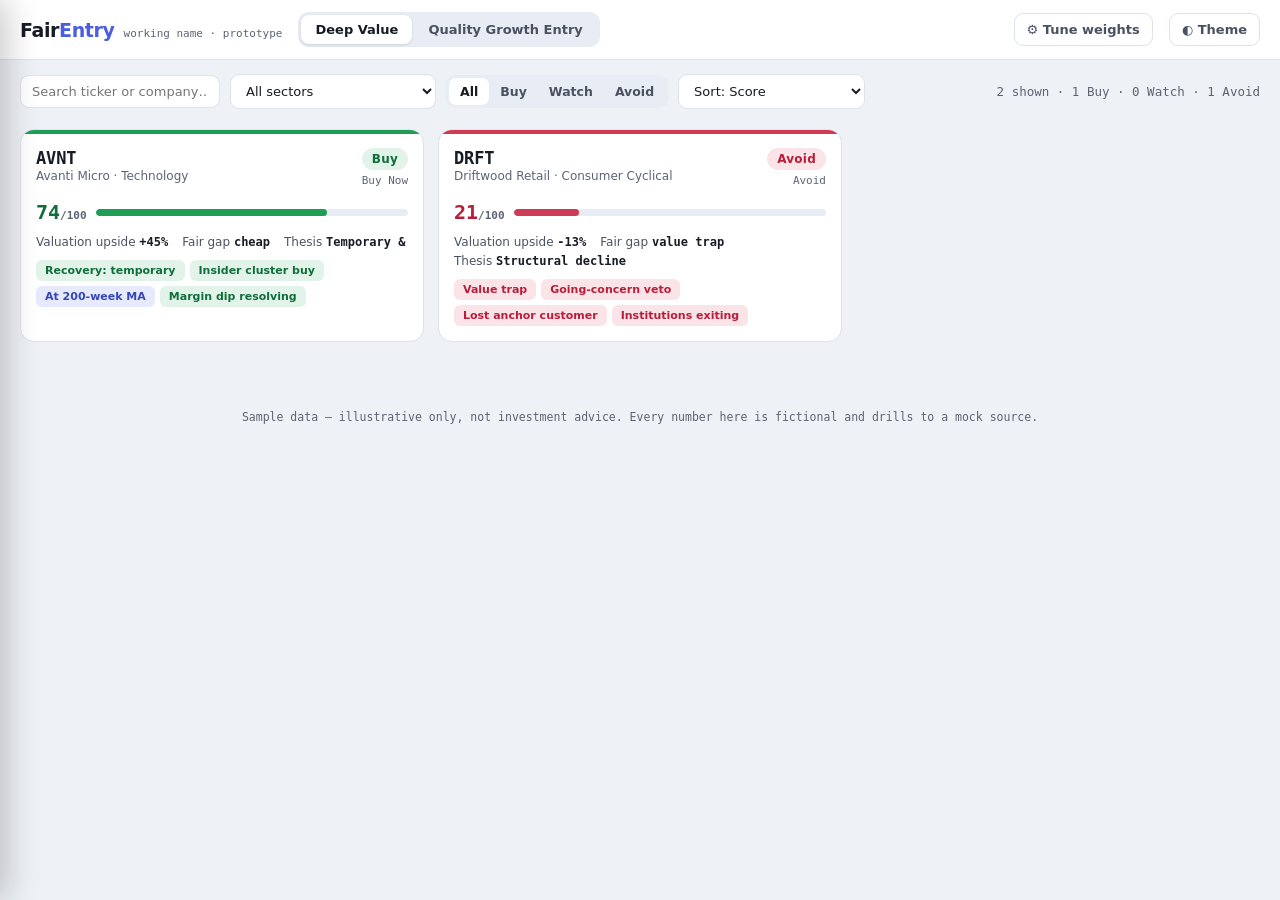
<file: prototype/index.html>
<!DOCTYPE html>
<html lang="en">
<head>
<meta charset="UTF-8">
<meta name="viewport" content="width=device-width, initial-scale=1.0">
<title>FairEntry — prototype</title>
<style>
  :root{
    --bg:#eef1f6; --panel:#ffffff; --panel-2:#f4f6fb; --sunk:#e8ecf4;
    --ink:#171b23; --ink-soft:#4a5262; --ink-faint:#5c6474;
    --line:#dde2ec; --line-soft:#e9edf4;
    --accent:#4a5ee0; --accent-soft:#e7eafd; --accent-ink:#3345b8;
    --buy:#1f9d55; --buy-bg:#e2f4e9; --buy-line:#8fd3a9; --buy-text:#0f6e3a;
    --watch:#b07d13; --watch-bg:#f7eed6; --watch-line:#e2c274; --watch-text:#835d10;
    --avoid:#cf3a54; --avoid-bg:#fbe4e8; --avoid-line:#eaa2ae; --avoid-text:#b81d39;
    --mono:ui-monospace,"Cascadia Code","JetBrains Mono","SF Mono",Menlo,Consolas,monospace;
    --sans:system-ui,-apple-system,"Segoe UI",Roboto,Helvetica,Arial,sans-serif;
  }
  @media (prefers-color-scheme:dark){ :root{
    --bg:#0d1016; --panel:#161b23; --panel-2:#1b212b; --sunk:#11151c;
    --ink:#e7ebf2; --ink-soft:#b3bccb; --ink-faint:#8b95a8;
    --line:#28303c; --line-soft:#1f2630;
    --accent:#8496ff; --accent-soft:#1c2440; --accent-ink:#aab6ff;
    --buy:#43c47a; --buy-bg:#11291b; --buy-line:#2c6a45; --buy-text:#5ad78d;
    --watch:#e0ad42; --watch-bg:#2a2410; --watch-line:#6d5a22; --watch-text:#eeba55;
    --avoid:#eb6a80; --avoid-bg:#2c1620; --avoid-line:#743241; --avoid-text:#f38ba0;
  }}
  :root[data-theme="light"]{
    --bg:#eef1f6; --panel:#ffffff; --panel-2:#f4f6fb; --sunk:#e8ecf4;
    --ink:#171b23; --ink-soft:#4a5262; --ink-faint:#5c6474;
    --line:#dde2ec; --line-soft:#e9edf4;
    --accent:#4a5ee0; --accent-soft:#e7eafd; --accent-ink:#3345b8;
    --buy:#1f9d55; --buy-bg:#e2f4e9; --buy-line:#8fd3a9; --buy-text:#0f6e3a;
    --watch:#b07d13; --watch-bg:#f7eed6; --watch-line:#e2c274; --watch-text:#835d10;
    --avoid:#cf3a54; --avoid-bg:#fbe4e8; --avoid-line:#eaa2ae; --avoid-text:#b81d39;
  }
  :root[data-theme="dark"]{
    --bg:#0d1016; --panel:#161b23; --panel-2:#1b212b; --sunk:#11151c;
    --ink:#e7ebf2; --ink-soft:#b3bccb; --ink-faint:#8b95a8;
    --line:#28303c; --line-soft:#1f2630;
    --accent:#8496ff; --accent-soft:#1c2440; --accent-ink:#aab6ff;
    --buy:#43c47a; --buy-bg:#11291b; --buy-line:#2c6a45; --buy-text:#5ad78d;
    --watch:#e0ad42; --watch-bg:#2a2410; --watch-line:#6d5a22; --watch-text:#eeba55;
    --avoid:#eb6a80; --avoid-bg:#2c1620; --avoid-line:#743241; --avoid-text:#f38ba0;
  }
  *{box-sizing:border-box;} body{margin:0;}
  .app{ background:var(--bg); color:var(--ink); font-family:var(--sans); min-height:100vh; font-size:15px; -webkit-font-smoothing:antialiased; }
  .tnum{ font-variant-numeric:tabular-nums; }
  button{ font-family:inherit; cursor:pointer; }

  /* top bar */
  .topbar{ position:sticky; top:0; z-index:30; background:var(--panel); border-bottom:1px solid var(--line);
    display:flex; align-items:center; gap:16px; padding:12px 20px; flex-wrap:wrap; }
  .brand{ display:flex; align-items:baseline; gap:9px; }
  .brand .logo{ font-weight:800; font-size:19px; letter-spacing:-.02em; }
  .brand .logo b{ color:var(--accent); }
  .brand .tag{ font-size:11px; color:var(--ink-faint); font-family:var(--mono); }
  .modes{ display:flex; background:var(--sunk); border-radius:10px; padding:3px; gap:2px; }
  .modes button{ border:none; background:transparent; color:var(--ink-soft); font-weight:600; font-size:13px;
    padding:7px 14px; border-radius:8px; }
  .modes button.on{ background:var(--panel); color:var(--ink); box-shadow:0 1px 3px rgba(0,0,0,.12); }
  .spacer{ flex:1; }
  .iconbtn{ border:1px solid var(--line); background:var(--panel); color:var(--ink-soft); border-radius:9px;
    padding:8px 12px; font-size:13px; font-weight:600; display:inline-flex; gap:7px; align-items:center; }
  .iconbtn:hover{ border-color:var(--accent); color:var(--accent); }

  /* controls */
  .controls{ display:flex; gap:10px; align-items:center; flex-wrap:wrap; padding:14px 20px 6px; }
  .controls select, .controls input{ font-family:inherit; font-size:13px; background:var(--panel); color:var(--ink);
    border:1px solid var(--line); border-radius:9px; padding:8px 11px; }
  .controls input{ min-width:200px; }
  .seg{ display:flex; background:var(--sunk); border-radius:9px; padding:3px; }
  .seg button{ border:none; background:transparent; color:var(--ink-soft); font-size:12.5px; font-weight:600; padding:6px 11px; border-radius:7px; }
  .seg button.on{ background:var(--panel); color:var(--ink); }
  .count{ font-size:12.5px; color:var(--ink-faint); font-family:var(--mono); margin-left:auto; }

  /* board */
  .board{ display:grid; grid-template-columns:repeat(auto-fill,minmax(340px,1fr)); gap:14px; padding:14px 20px 60px; }
  .tile{ background:var(--panel); border:1px solid var(--line); border-radius:14px; padding:0; overflow:hidden;
    cursor:pointer; transition:border-color .15s, transform .1s; position:relative; }
  .tile:hover{ border-color:var(--accent); transform:translateY(-1px); }
  .tile .vstripe{ height:4px; }
  .tile-in{ padding:14px 15px 15px; }
  .tile-top{ display:flex; align-items:flex-start; gap:10px; }
  .tick{ font-family:var(--mono); font-weight:700; font-size:17px; letter-spacing:-.01em; }
  .co{ font-size:12px; color:var(--ink-faint); margin-top:1px; }
  .verdict{ margin-left:auto; text-align:right; }
  .vpill{ font-size:12px; font-weight:800; letter-spacing:.02em; padding:4px 10px; border-radius:20px; display:inline-block; }
  .action-lbl{ font-size:11px; color:var(--ink-faint); font-family:var(--mono); margin-top:4px; }
  .scorebar-wrap{ display:flex; align-items:center; gap:9px; margin:13px 0 11px; }
  .scoreval{ font-family:var(--mono); font-weight:800; font-size:20px; min-width:30px; }
  .scoreval span{ font-size:11px; color:var(--ink-faint); font-weight:600; }
  .track{ flex:1; height:7px; background:var(--sunk); border-radius:5px; overflow:hidden; }
  .track i{ display:block; height:100%; border-radius:5px; }
  .kv{ display:flex; gap:5px 14px; flex-wrap:wrap; font-size:12px; color:var(--ink-soft); margin-bottom:11px; }
  .kv b{ color:var(--ink); font-family:var(--mono); font-weight:700; }
  .labels{ display:flex; flex-wrap:wrap; gap:5px; }
  .lab{ font-size:11px; padding:3px 8px; border-radius:6px; background:var(--panel-2); border:1px solid var(--line-soft); color:var(--ink-soft); font-weight:600; }
  .lab.good{ color:var(--buy-text); background:var(--buy-bg); border-color:transparent; }
  .lab.warn{ color:var(--watch-text); background:var(--watch-bg); border-color:transparent; }
  .lab.bad{ color:var(--avoid-text); background:var(--avoid-bg); border-color:transparent; }
  .lab.info{ color:var(--accent-ink); background:var(--accent-soft); border-color:transparent; }

  .v-buy{ color:var(--buy-text);} .bg-buy{ background:var(--buy-bg);} .st-buy{ background:var(--buy);}
  .v-watch{ color:var(--watch-text);} .bg-watch{ background:var(--watch-bg);} .st-watch{ background:var(--watch);}
  .v-avoid{ color:var(--avoid-text);} .bg-avoid{ background:var(--avoid-bg);} .st-avoid{ background:var(--avoid);}

  /* drawer + modal */
  .scrim{ position:fixed; inset:0; background:rgba(10,13,20,.5); backdrop-filter:blur(2px); z-index:40; display:none; }
  .scrim.on{ display:block; }
  .drawer{ position:fixed; top:0; right:0; height:100%; width:min(720px,96vw); background:var(--panel); color:var(--ink); z-index:50;
    transform:translateX(100%); transition:transform .22s ease; box-shadow:-8px 0 30px rgba(0,0,0,.2); display:flex; flex-direction:column; }
  .drawer.on{ transform:translateX(0); }
  .drawer.left{ right:auto; left:0; width:min(460px,96vw); transform:translateX(-100%); box-shadow:8px 0 30px rgba(0,0,0,.2); }
  .drawer.left.on{ transform:translateX(0); }
  .dhead{ display:flex; align-items:center; gap:12px; padding:16px 20px; border-bottom:1px solid var(--line); }
  .dhead h2{ margin:0; font-size:18px; letter-spacing:-.01em; }
  .dhead .x{ margin-left:auto; border:1px solid var(--line); background:var(--panel-2); color:var(--ink-soft); border-radius:8px; width:32px; height:32px; font-size:17px; }
  .dbody{ overflow-y:auto; padding:18px 20px 60px; }

  /* detail */
  .verdict-hero{ border-radius:13px; padding:15px 17px; border:1px solid var(--line); margin-bottom:16px; }
  .vh-top{ display:flex; align-items:center; gap:12px; }
  .vh-pill{ font-size:14px; font-weight:800; padding:5px 13px; border-radius:22px; }
  .vh-score{ margin-left:auto; font-family:var(--mono); font-weight:800; font-size:26px; }
  .vh-score span{ font-size:12px; color:var(--ink-faint); }
  .vh-why{ font-size:13px; color:var(--ink-soft); margin-top:10px; line-height:1.5; }
  .vh-math{ font-family:var(--mono); font-size:11.5px; color:var(--ink-faint); margin-top:8px; }

  .sub-h{ font-size:11px; text-transform:uppercase; letter-spacing:.09em; color:var(--ink-faint); font-weight:700; margin:22px 0 9px; }
  .action-grid{ display:grid; grid-template-columns:1fr 1fr; gap:8px; }
  .acard{ background:var(--panel-2); border:1px solid var(--line-soft); border-radius:10px; padding:10px 12px; }
  .acard .l{ font-size:11px; color:var(--ink-faint); text-transform:uppercase; letter-spacing:.05em; }
  .acard .v{ font-size:13.5px; font-weight:600; margin-top:3px; }

  /* drill rows */
  .cat{ border:1px solid var(--line); border-radius:11px; margin-bottom:8px; overflow:hidden; background:var(--panel); }
  .row{ display:flex; align-items:center; gap:11px; padding:12px 14px; width:100%; border:none; background:transparent; text-align:left; color:var(--ink); }
  .row:hover{ background:var(--panel-2); }
  .chev{ font-family:var(--mono); color:var(--ink-faint); transition:transform .15s; font-size:13px; }
  .open>.row .chev{ transform:rotate(90deg); }
  .rname{ font-weight:650; font-size:14px; }
  .rmeta{ margin-left:auto; display:flex; align-items:center; gap:10px; }
  .wchip{ font-family:var(--mono); font-size:11px; color:var(--ink-faint); }
  .mini{ width:66px; height:6px; background:var(--sunk); border-radius:4px; overflow:hidden; }
  .mini i{ display:block; height:100%; }
  .rscore{ font-family:var(--mono); font-weight:700; font-size:13px; min-width:26px; text-align:right; }
  .detail{ display:grid; grid-template-rows:0fr; transition:grid-template-rows .22s ease; }
  .open>.detail{ grid-template-rows:1fr; }
  .detail-in{ overflow:hidden; }
  .item{ border-top:1px solid var(--line-soft); }
  .item .row{ padding:10px 14px 10px 34px; }
  .item .rname{ font-weight:550; font-size:13px; }
  .metricbox{ padding:2px 16px 14px 34px; font-size:12.5px; }
  .metricbox .reason{ color:var(--ink-soft); margin:2px 0 9px; line-height:1.5; }
  .mrow{ display:flex; gap:8px; flex-wrap:wrap; }
  .mtag{ font-family:var(--mono); font-size:11px; background:var(--panel-2); border:1px solid var(--line-soft); border-radius:6px; padding:2px 8px; color:var(--ink-soft); }
  .mtag b{ color:var(--ink); }

  /* situation checklist */
  .sit{ border:1px solid var(--line); border-radius:11px; padding:4px 15px; }
  .sit-row{ padding:12px 0; border-top:1px solid var(--line-soft); }
  .sit-row:first-child{ border-top:none; }
  .sit-q{ font-weight:600; font-size:13.5px; }
  .sit-tags{ display:flex; flex-wrap:wrap; gap:6px; margin-top:7px; }
  .stg{ font-family:var(--mono); font-size:11px; padding:2px 8px; border-radius:20px; border:1px solid var(--line); color:var(--ink-soft); }
  .stg.active{ color:var(--watch-text); background:var(--watch-bg); border-color:transparent; }
  .stg.improving{ color:var(--buy-text); background:var(--buy-bg); border-color:transparent; }
  .stg.worsening,.stg.structural{ color:var(--avoid-text); background:var(--avoid-bg); border-color:transparent; }

  /* valuation panel */
  .valbar{ position:relative; height:46px; margin:14px 0 6px; }
  .valtrack{ position:absolute; top:20px; left:0; right:0; height:6px; background:var(--sunk); border-radius:4px; }
  .valzone{ position:absolute; top:18px; height:10px; background:var(--buy-bg); border:1px solid var(--buy-line); border-radius:5px; }
  .valmark{ position:absolute; top:8px; width:2px; height:30px; }
  .valmark.price{ background:var(--accent); } .valmark.fair{ background:var(--ink-faint); }
  .valmark .cap{ position:absolute; top:-14px; left:50%; transform:translateX(-50%); font-size:10px; font-family:var(--mono); white-space:nowrap; }
  .vgrid{ display:flex; gap:16px; flex-wrap:wrap; font-size:12.5px; color:var(--ink-soft); margin-top:4px; }
  .vgrid b{ color:var(--ink); font-family:var(--mono); }

  /* settings sliders */
  .setgrp{ margin-bottom:20px; }
  .slabel{ display:flex; align-items:baseline; gap:8px; font-size:13px; margin-bottom:6px; }
  .slabel .nm{ font-weight:600; } .slabel .cur{ font-family:var(--mono); color:var(--accent); font-weight:700; margin-left:auto; }
  .slabel .def{ font-family:var(--mono); font-size:11px; color:var(--ink-faint); }
  input[type=range]{ width:100%; accent-color:var(--accent); }
  .impact{ font-size:11.5px; color:var(--ink-faint); margin-top:3px; }
  .changed{ background:var(--accent-soft); border:1px solid var(--accent); border-radius:9px; padding:9px 12px; font-size:12.5px; margin-bottom:16px; color:var(--accent-ink); }
  .resetbtn{ border:1px solid var(--line); background:var(--panel-2); color:var(--ink-soft); border-radius:8px; padding:8px 14px; font-size:12.5px; font-weight:600; width:100%; }

  .note-banner{ font-size:11.5px; color:var(--ink-faint); text-align:center; padding:8px; font-family:var(--mono); }

  /* ---- #detail as a CENTERED MODAL (overrides drawer defaults, id beats class) ---- */
  #detail{ top:50%; left:50%; right:auto; height:auto; width:min(880px,94vw); max-height:90vh;
    border-radius:16px; box-shadow:0 24px 70px rgba(0,0,0,.38);
    transform:translate(-50%,-50%) scale(.97); visibility:hidden; pointer-events:none;
    transition:transform .18s ease; }
  #detail.on{ transform:translate(-50%,-50%) scale(1); visibility:visible; pointer-events:auto; }
  /* larger, more readable detail typography */
  #detail .dbody{ font-size:16px; padding:20px 24px 64px; }
  #detail .rname{ font-size:15.5px; } #detail .item .rname{ font-size:14.5px; }
  #detail .sit-q{ font-size:15px; } #detail .acard .v{ font-size:15px; } #detail .acard .l{ font-size:11.5px; }
  #detail .metricbox{ font-size:14px; } #detail .sub-h{ font-size:12px; }
  #detail .rscore{ font-size:15px; } #detail .dhead h2{ font-size:20px; }

  /* ---- score-math table (how the number adds up) ---- */
  .mathbox{ background:var(--panel-2); border:1px solid var(--line); border-radius:12px; padding:4px 15px 10px; margin:6px 0 4px; }
  .mtable{ width:100%; border-collapse:collapse; font-size:13.5px; }
  .mtable th{ text-align:left; font-size:10.5px; text-transform:uppercase; letter-spacing:.05em; color:var(--ink-faint); font-weight:700; padding:8px 6px 6px; border-bottom:1px solid var(--line); }
  .mtable td{ padding:7px 6px; border-bottom:1px solid var(--line-soft); }
  .mtable td.n,.mtable th.n{ text-align:right; font-family:var(--mono); font-variant-numeric:tabular-nums; }
  .mtable .contrib{ color:var(--accent-ink); font-weight:700; }
  .mtable tfoot td{ border-top:2px solid var(--line); border-bottom:none; font-weight:700; }
  .mformula{ font-family:var(--mono); font-size:12px; color:var(--ink-soft); margin-top:8px; line-height:1.6; word-break:break-word; }
  .mformula b{ color:var(--ink); }

  /* ---- per-item expected/actual/rule grid ---- */
  .ea{ display:grid; grid-template-columns:auto 1fr; gap:6px 14px; margin:4px 0 10px; align-items:baseline; }
  .ea .k{ font-size:11px; text-transform:uppercase; letter-spacing:.05em; color:var(--ink-faint); font-weight:700; }
  .ea .v{ font-size:14px; }
  .ea .v.act{ font-weight:700; } .ea .v.exp{ color:var(--ink-soft); }
  .scoreline{ display:flex; align-items:center; gap:10px; margin-top:6px; }
  .scoreline .big{ font-family:var(--mono); font-weight:800; font-size:17px; }
  .scoreline .why{ font-size:12.5px; color:var(--ink-soft); }

  /* ---- valuation gauge (redesigned) ---- */
  .vgauge{ margin:10px 0 4px; }
  .vg-nums{ display:grid; grid-template-columns:repeat(auto-fit,minmax(120px,1fr)); gap:10px; margin-bottom:16px; }
  .vg-num{ background:var(--panel-2); border:1px solid var(--line-soft); border-radius:11px; padding:11px 13px; }
  .vg-num .l{ font-size:11px; color:var(--ink-faint); text-transform:uppercase; letter-spacing:.04em; }
  .vg-num .v{ font-family:var(--mono); font-weight:800; font-size:20px; margin-top:3px; }
  .vg-line{ position:relative; height:62px; margin:6px 4px 2px; }
  .vg-zones{ position:absolute; top:26px; left:0; right:0; height:14px; border-radius:7px; overflow:hidden; display:flex; }
  .vg-zones i{ height:100%; } .vg-zones .z-cheap{ background:var(--buy); } .vg-zones .z-fair{ background:var(--watch); } .vg-zones .z-exp{ background:var(--avoid); opacity:.75; }
  .vg-mark{ position:absolute; top:16px; width:3px; height:34px; border-radius:2px; }
  .vg-mark.price{ background:var(--ink); } .vg-mark.fair{ background:var(--panel); border:1.5px solid var(--ink-soft); width:4px; }
  .vg-cap{ position:absolute; top:-2px; transform:translateX(-50%); font-family:var(--mono); font-size:11px; font-weight:700; white-space:nowrap; }
  .vg-scale{ position:absolute; bottom:-2px; font-family:var(--mono); font-size:10px; color:var(--ink-faint); }
  .vg-legend{ display:flex; gap:16px; flex-wrap:wrap; font-size:12px; color:var(--ink-soft); margin-top:12px; }
  .vg-legend span{ display:inline-flex; align-items:center; gap:6px; }
  .vg-legend .sw{ width:12px; height:12px; border-radius:3px; display:inline-block; }
  .vg-explain{ font-size:14px; color:var(--ink); line-height:1.55; margin-top:12px; background:var(--accent-soft); border:1px solid var(--accent); border-radius:11px; padding:12px 15px; }
  .vg-explain b{ font-family:var(--mono); }

  @media (max-width:520px){ .action-grid{ grid-template-columns:1fr; } }
</style>
</head>
<body>

<div class="app" id="app">
  <div class="topbar">
    <div class="brand"><span class="logo">Fair<b>Entry</b></span><span class="tag">working name · prototype</span></div>
    <div class="modes" id="modes">
      <button data-mode="deepvalue" class="on">Deep Value</button>
      <button data-mode="growth">Quality Growth Entry</button>
    </div>
    <span class="spacer"></span>
    <button class="iconbtn" id="tunebtn">⚙ Tune weights</button>
    <button class="iconbtn" id="themebtn">◐ Theme</button>
  </div>

  <div class="controls">
    <input id="search" placeholder="Search ticker or company…">
    <select id="sector"><option value="all">All sectors</option></select>
    <div class="seg" id="vfilter">
      <button data-v="all" class="on">All</button>
      <button data-v="Buy">Buy</button>
      <button data-v="Watch">Watch</button>
      <button data-v="Avoid">Avoid</button>
    </div>
    <select id="sort">
      <option value="score">Sort: Score</option>
      <option value="upside">Sort: Valuation upside</option>
      <option value="verdict">Sort: Verdict</option>
    </select>
    <span class="count" id="count"></span>
  </div>

  <div class="board" id="board"></div>
  <div class="note-banner">Sample data — illustrative only, not investment advice. Every number here is fictional and drills to a mock source.</div>
</div>

<div class="scrim" id="scrim"></div>
<aside class="drawer" id="detail"><div class="dhead"><h2 id="d-title">—</h2><button class="x" id="d-close">×</button></div><div class="dbody" id="d-body"></div></aside>
<aside class="drawer left" id="settings">
  <div class="dhead"><h2>Tune the model</h2><button class="x" id="s-close">×</button></div>
  <div class="dbody" id="s-body"></div>
</aside>

<script>
(function(){
"use strict";
var $=function(s,r){return (r||document).querySelector(s);};
var esc=function(s){return String(s==null?'':s).replace(/[&<>"]/g,function(c){return{'&':'&amp;','<':'&lt;','>':'&gt;','"':'&quot;'}[c];});};

/* ---------- default settings (user-editable) ---------- */
var DEFAULTS={ weights:{quality:16.99,survival:17.07,growth:11.20,valuation:16.99,confirmation:14.21,catalysts:10.45,risk:13.09},
  buyBand:72, watchBand:50, mos:15, target:30, activePreset:'backtest_recommended' };
var S=JSON.parse(JSON.stringify(DEFAULTS));
var MODE='deepvalue';
var PRESETS={
  backtest_recommended:{quality:16.99,survival:17.07,growth:11.20,valuation:16.99,confirmation:14.21,catalysts:10.45,risk:13.09},
  quality_compounder:{quality:20,survival:9,growth:24,valuation:12,confirmation:16,catalysts:12,risk:7},
  aggressive_growth:{quality:20,survival:6,growth:28,valuation:8,confirmation:18,catalysts:14,risk:6},
  recovery_value:{quality:12,survival:12,growth:12,valuation:22,confirmation:16,catalysts:16,risk:10}
};
var PRESET_PROFILES={
  backtest_recommended:{label:'Backtest Recommended',risk:'Moderate',horizon:'20-60 trading days tested',description:'Protected tuner winner: improved every held-out window while keeping survival and risk near the original defaults.'},
  quality_compounder:{label:'Quality Compounder',risk:'Moderate-high',horizon:'1-3 years',description:'Prioritizes durable growth and quality with enough market confirmation to avoid weak trends.'},
  aggressive_growth:{label:'Aggressive Growth',risk:'High',horizon:'1-2 years',description:'Chases faster growth and momentum; accepts expensive valuations and larger drawdowns.'},
  recovery_value:{label:'Recovery Value',risk:'High',horizon:'1-3 years',description:'Looks for cheap, improving businesses with catalysts and confirmation; turnaround failure risk is higher.'}
};

var CATS=[['quality','Business Quality'],['survival','Financial Strength & Survival'],['growth','Growth & Momentum'],
 ['valuation','Valuation & Margin of Safety'],['confirmation','Market Confirmation'],['catalysts','Catalysts & Narrative'],['risk','Risk & Red Flags']];
var CATLBL={}; CATS.forEach(function(c){CATLBL[c[0]]=c[1];});
var HUE=function(sc){ return sc>=67?'var(--buy)':sc>=45?'var(--watch)':'var(--avoid)'; };       // fills (bars/stripes)
var HUET=function(sc){ return sc>=67?'var(--buy-text)':sc>=45?'var(--watch-text)':'var(--avoid-text)'; }; // readable text

/* ---------- sample data ---------- */
/* item(label, weight, score, actual, expected, rule, source) — every score is justified:
   actual vs expected, the rule that maps them, and the source. Category score is the
   weighted average of its items; base score the weighted average of the 7 categories. */
function item(l,w,s,a,e,r,src){ return {label:l,weight:w,score:s,actual:a,expected:e,rule:r,source:src||'store'}; }
function cat(id,items){ var den=0,num=0; items.forEach(function(i){den+=i.weight;num+=i.weight*i.score;});
  return {id:id,label:CATLBL[id],score:Math.round(num/den),raw:num/den,items:items}; }

var STOCKS=[
 { ticker:'AVNT', company:'Avanti Micro', sector:'Technology', strategy:['deepvalue'], price:29.4,
   cats:[
     cat('quality',[item('Gross margin vs sector',30,72,'48%','≥ sector median (41%)','+7pp above sector → strong margins held through the downturn','fundamentals'),item('ROIC vs sector',35,64,'14%','≥ sector (12%)','above sector and not leverage-driven','fundamentals'),item('Customer concentration',35,80,'top customer 9%','< 15% = diversified','well diversified → near-full','10-K')]),
     cat('survival',[item('Altman-Z',30,78,'3.1','> 2.6 = safe zone','comfortably out of distress','risk_model'),item('Interest coverage',25,70,'6.2x','> 6x = comfortable','debt easily serviced','fundamentals'),item('FCF margin',25,66,'+11%','> 0 and stable','cash-generative through the dip','fundamentals'),item('Dilution trend',20,74,'−1.2% shares YoY','≤ 0 (no dilution)','slight buyback','XBRL')]),
     cat('growth',[item('Revenue growth vs sector',30,42,'−4% YoY','≥ sector (−3%)','slightly below sector, still declining','fundamentals'),item('Sequential trend',30,58,'q/q +2%','> 0 = bottoming','first sequential uptick after two down quarters','fundamentals'),item('Analyst revisions',40,55,'stabilizing','net up-revisions','down-revisions have stopped','analyst_revisions')]),
     cat('valuation',[item('Intrinsic-value gap',40,86,'31% below fair','≥ 12% below = margin of safety','deep discount to conservative fair value','intrinsic_overlay'),item('FCF yield',30,78,'8.4%','> 6% = cheap','cheap on cash flow','fundamentals'),item('Peer-relative',30,72,'−22% vs peers','≤ quality-matched peers','cheaper than comparable peers','peers')]),
     cat('confirmation',[item('200-week MA proximity',30,70,'−6% from 200WMA','within ±15% = near','sitting on its 4-year support line','yfinance'),item('Insider cluster buy',40,88,'3 buys / 21 days','a fresh cluster','CFO + 2 directors buying → high-value signal','Form 4'),item('Institutional flow',30,60,'net +0.8%','> 0','mild accumulation','13F')]),
     cat('catalysts',[item('News sentiment (LLM)',40,68,'improving','positive stance','coverage turning constructive','news_judge'),item('Earnings setup',30,62,'reports in 3 wks','beat/raise likely','possible positive surprise','calendar'),item('Sector tailwind',30,55,'AI capex cycle','a clear tailwind','broad demand backdrop','sector')]),
     cat('risk',[item('Accounting flags',30,90,'clean','no forensic flags','clean earnings quality → full','red_flags'),item('Insider selling',25,84,'none','no selling','no distribution','Form 4'),item('Litigation',20,80,'none material','none material','clear','filings'),item('Short interest',25,66,'7% of float','< 10% = low','modest short interest','flow')])
   ],
   thesis:{ type:'recovery', score:78, label:'Temporary & improving',
     summary:'Down on a cyclical margin dip that is already resolving; balance sheet safe, insiders buying, and it sits on its 200-week support.',
     situation:[
       ['Revenue dipped two quarters on a cyclical demand air-pocket','active','high','temporary','~1–2 quarters','10-Q, mgmt call'],
       ['Gross margin compressed on input costs','improving','medium','temporary','next print','commodity trend, call'],
       ['Sector-wide de-rating (not company-specific)','active','medium','cyclical','macro-led','peer prices'] ],
     kill:'A third straight revenue decline with no margin recovery breaks the "temporary" thesis.' },
   valuation:{ low:34, base:42.5, high:52, upside:45, label:'cheap' },
   vetoes:[], soft:[], riskPenalty:0,
   labels:[['Recovery: temporary','good'],['Insider cluster buy','good'],['At 200-week MA','info'],['Margin dip resolving','good']],
   action:{ action:'Buy Now', size:'3% (starter → full on confirm)', entry:'Cheap, safe, insiders buying, at support — reward outweighs the cyclical risk.', add:'A sequential revenue re-acceleration lets you add.', stop:'Third revenue decline or a margin miss.', review:'Next earnings (~3 wks)' } },

 { ticker:'LUMA', company:'Lumina Cloud', sector:'Technology', strategy:['growth'], price:214.0,
   cats:[
     cat('quality',[item('Gross margin vs sector',30,92,'79%','≥ sector (62%)','best-in-class SaaS margins','fundamentals'),item('ROIC vs sector',35,80,'22%','≥ sector (15%)','excellent capital returns','fundamentals'),item('Customer concentration',35,84,'top customer 4%','< 15% = diversified','highly diversified base','10-K')]),
     cat('survival',[item('Altman-Z',30,88,'6.4','> 2.6 = safe','fortress balance sheet','risk_model'),item('Interest coverage',25,95,'net cash','positive net cash','no debt to service','fundamentals'),item('FCF margin',25,86,'+27%','> 0 and stable','strong free cash flow','fundamentals'),item('Dilution trend',20,58,'+2.4% shares (SBC)','≤ 2% ideal','stock-comp dilution a touch high','XBRL')]),
     cat('growth',[item('Revenue growth vs sector',30,90,'+31% YoY','≥ sector (14%)','well above sector','fundamentals'),item('Sequential trend',30,78,'q/q +7%','> 0','re-accelerating','fundamentals'),item('Analyst revisions',40,82,'up-revisions','net up','estimates rising','analyst_revisions')]),
     cat('valuation',[item('Intrinsic-value gap',40,34,'12% ABOVE fair','≥ 12% below = margin of safety','priced ahead of conservative fair value','intrinsic_overlay'),item('FCF yield',30,40,'2.1%','> 6% = cheap','rich on cash flow','fundamentals'),item('Peer-relative',30,52,'in line with peers','≤ quality-matched peers','fairly valued vs peers, not cheap','peers')]),
     cat('confirmation',[item('Trend (50 > 200 DMA)',30,88,'strong uptrend','50 > 200','firmly trending','flow'),item('Relative strength',35,84,'top decile','> market','clear market leader','flow'),item('Institutional flow',35,80,'net +2.1%','> 0','institutions accumulating','13F')]),
     cat('catalysts',[item('News sentiment (LLM)',40,78,'positive','positive stance','new product well received','news_judge'),item('Product / expansion',30,82,'new adjacent market','expansion evidence','entering an adjacent segment','calls'),item('Sector tailwind',30,80,'AI adoption','a clear tailwind','secular demand','sector')]),
     cat('risk',[item('Accounting flags',30,88,'clean','no forensic flags','clean','red_flags'),item('Insider selling',25,60,'routine 10b5-1','no discretionary selling','scheduled selling only','Form 4'),item('Litigation',20,84,'none','none material','clear','filings'),item('Valuation fragility',25,50,'high multiple','moderate','de-rate risk if growth slips','flow')])
   ],
   thesis:{ type:'growth', score:74, label:'Great business, stretched entry',
     summary:'Excellent compounder growing 31% with rising estimates — but today\'s price already bakes in the base case. Upside from here is thin until a pullback.',
     situation:[], kill:'Two quarters of decelerating growth would break the premium.' },
   valuation:{ low:170, base:191, high:225, upside:12, label:'fair→expensive' },
   vetoes:[], soft:['upsideBelowTarget'], riskPenalty:0,
   labels:[['Quality: excellent','good'],['Growth +31%','good'],['Entry: stretched','warn'],['Wait for pullback','warn']],
   action:{ action:'Wait For Pullback', size:'starter only (1%)', entry:'Business is a Buy; the price is not. Upside is ~12%, below your 30% target.', add:'Pullback into the $170–185 entry zone.', stop:'Growth decelerates two straight quarters.', review:'Next earnings' } },

 { ticker:'DRFT', company:'Driftwood Retail', sector:'Consumer Cyclical', strategy:['deepvalue'], price:8.1,
   cats:[
     cat('quality',[item('Gross margin vs sector',30,34,'22% & falling','≥ sector (30%)','below sector and eroding','fundamentals'),item('ROIC vs sector',35,28,'4%','≥ sector (11%)','weak, declining returns','fundamentals'),item('Customer concentration',35,40,'2 chains = 38%','< 15% = diversified','dangerously concentrated','10-K')]),
     cat('survival',[item('Altman-Z',30,22,'1.4','> 2.6 safe · < 1.8 = distress','in the distress zone','risk_model'),item('Interest coverage',25,26,'1.3x','> 6x','barely covers interest','fundamentals'),item('FCF margin',25,30,'−3%','> 0','burning cash','fundamentals'),item('Dilution trend',20,24,'+9% shares YoY','≤ 0','heavy dilution','XBRL')]),
     cat('growth',[item('Revenue growth vs sector',30,20,'−17% YoY','≥ sector','multi-year secular decline','fundamentals'),item('Sequential trend',30,25,'still falling','> 0','no bottom in sight','fundamentals'),item('Analyst revisions',40,22,'down-revisions','net up','estimates cut again','analyst_revisions')]),
     cat('valuation',[item('Intrinsic-value gap',40,60,'"cheap" on P/B','≥ 12% below fair','optically cheap — but on a shrinking base','intrinsic_overlay'),item('FCF yield',30,20,'negative','> 6%','no free cash flow to yield','fundamentals'),item('Peer-relative',30,55,'−40% vs peers','≤ peers','cheap for a reason','peers')]),
     cat('confirmation',[item('200-week MA proximity',30,18,'−58% (broken)','within ±15%','far below — no support','yfinance'),item('Insider buying',40,30,'none','a fresh cluster','no insiders stepping in','Form 4'),item('Institutional flow',30,28,'net −3.1%','> 0','institutions exiting','13F')]),
     cat('catalysts',[item('News sentiment (LLM)',40,25,'negative','positive stance','"reasons to sell" coverage','news_judge'),item('Earnings setup',30,30,'guidance just cut','beat/raise','negative setup','calendar'),item('Sector tailwind',30,35,'none','a tailwind','no tailwind','sector')]),
     cat('risk',[item('Going concern',35,20,'auditor flagged','none','going-concern language added → veto','red_flags'),item('Customer loss',35,20,'lost anchor client','none','structural blow to the model → veto','8-K'),item('Short interest',30,40,'28% of float','< 10%','heavily shorted','flow')])
   ],
   thesis:{ type:'recovery', score:24, label:'Structural decline',
     summary:'Cheap on the screen, but the cheapness reflects a shrinking, cash-burning business that just lost an anchor customer and drew going-concern language. This is a falling knife.',
     situation:[
       ['Lost anchor customer (≈18% of revenue)','structural','critical','structural','permanent','8-K'],
       ['Revenue in multi-year secular decline','worsening','high','structural','ongoing','10-K trend'],
       ['Going-concern language added by auditor','active','critical','structural','unresolved','10-K'] ],
     kill:'This one is already invalidated — the recovery chain breaks at "why should fundamentals recover?"' },
   valuation:{ low:5, base:7, high:9, upside:-13, label:'value trap' },
   vetoes:['Going-concern language confirmed','Major customer loss breaks the model'], soft:[], riskPenalty:0,
   labels:[['Value trap','bad'],['Going-concern veto','bad'],['Lost anchor customer','bad'],['Institutions exiting','bad']],
   action:{ action:'Avoid', size:'—', entry:'Two hard vetoes fire. No score can rescue a going-concern + broken model.', add:'—', stop:'—', review:'—' } },

 { ticker:'NEXG', company:'NexGen Health', sector:'Communication Services', strategy:['growth'], price:61.5,
   cats:[
     cat('quality',[item('Gross margin vs sector',30,74,'61%','≥ sector (50%)','healthy margins','fundamentals'),item('ROIC vs sector',35,70,'17%','≥ sector (12%)','good returns','fundamentals'),item('Customer concentration',35,72,'top customer 11%','< 15% = diversified','reasonably diversified','10-K')]),
     cat('survival',[item('Altman-Z',30,72,'3.4','> 2.6 = safe','safe','risk_model'),item('Interest coverage',25,74,'8x','> 6x','strong coverage','fundamentals'),item('FCF margin',25,70,'+14%','> 0 and stable','cash-generative','fundamentals'),item('Dilution trend',20,66,'flat','≤ 0','no dilution','XBRL')]),
     cat('growth',[item('Revenue growth vs sector',30,76,'+24% YoY','≥ sector (12%)','above sector','fundamentals'),item('Sequential trend',30,66,'steady','> 0','consistent','fundamentals'),item('Analyst revisions',40,72,'edging up','net up','estimates rising slightly','analyst_revisions')]),
     cat('valuation',[item('Intrinsic-value gap',40,70,'18% below fair','≥ 12% below = margin of safety','below conservative fair value','intrinsic_overlay'),item('FCF yield',30,64,'4.6%','> 6% = cheap','reasonable','fundamentals'),item('Peer-relative',30,72,'−15% vs peers','≤ peers','cheaper than peers','peers')]),
     cat('confirmation',[item('Trend (50 > 200 DMA)',30,68,'uptrend','50 > 200','trending up','flow'),item('Relative strength',35,64,'above average','> market','outperforming','flow'),item('Institutional flow',35,66,'net +1.1%','> 0','light accumulation','13F')]),
     cat('catalysts',[item('News sentiment (LLM)',40,66,'positive','positive stance','constructive','news_judge'),item('Product / expansion',30,70,'EU launch','expansion evidence','expanding into Europe','calls'),item('Earnings setup',30,60,'reports in 5 wks','beat/raise','solid setup','calendar')]),
     cat('risk',[item('Accounting flags',30,84,'clean','no forensic flags','clean','red_flags'),item('Insider selling',25,72,'minimal','none','little selling','Form 4'),item('Litigation',20,78,'none material','none material','clear','filings'),item('Valuation fragility',25,66,'moderate','low','not stretched','flow')])
   ],
   thesis:{ type:'growth', score:71, label:'Quality growth at a fair entry',
     summary:'Growing 24% with clean books and an 18% discount to fair value — expected upside clears your 30% target and it\'s trending up. A genuine buyable growth entry.',
     situation:[], kill:'Growth slips below ~15% or the EU expansion stalls.' },
   valuation:{ low:56, base:72, high:88, upside:33, label:'fair→cheap' },
   vetoes:[], soft:[], riskPenalty:0,
   labels:[['Growth +24%','good'],['18% below fair value','good'],['Valuation upside 33%','good'],['Entry: acceptable','info']],
   action:{ action:'Buy Now', size:'3%', entry:'Quality high, ~33% upside above your 30% target, trending up — enter now.', add:'Add on the next earnings confirmation.', stop:'Growth < 15% or EU expansion stalls.', review:'Next earnings (~5 wks)' } }
];

/* ---------- verdict engine (mirrors the scoring-model formula) ---------- */
function baseScore(s){ var num=0,den=0; s.cats.forEach(function(c){ var w=S.weights[c.id]; num+=w*c.score; den+=w; }); return num/den; }
function thesisMod(s){ var t=s.thesis.score; return t>=80?6:t>=65?3:t>=50?0:t>=35?-5:-10; }
function softGates(s){ var g=[]; if(s.soft.indexOf('expensive')>=0)g.push('Valuation is expensive');
  var surv=s.cats.find(function(c){return c.id==='survival';}); if(surv&&surv.score<30)g.push('Survival score < 30');
  if(s.valuation.upside < S.target) g.push('Valuation upside '+s.valuation.upside+'% < target '+S.target+'%'); return g; }
function compute(s){ var base=baseScore(s), mod=thesisMod(s), prelim=base+mod-(s.riskPenalty||0);
  var out={base:base, mod:mod, prelim:prelim, gates:[], vetoed:false};
  if(s.vetoes.length){ out.verdict='Avoid'; out.vetoed=true; return out; }
  out.gates=softGates(s);
  var v = prelim>=S.buyBand?'Buy':prelim>=S.watchBand?'Watch':'Avoid';
  if(v==='Buy' && out.gates.length){ v='Watch'; out.capped=true; }
  out.verdict=v; return out; }

/* ---------- board render ---------- */
function bar(sc){ return '<div class="track"><i style="width:'+sc+'%;background:'+HUE(sc)+'"></i></div>'; }
function tileHTML(s){ var c=compute(s), vk=c.verdict.toLowerCase();
  var kv='<div class="kv"><span>Valuation upside <b>'+(s.valuation.upside>=0?'+':'')+s.valuation.upside+'%</b></span>'+
    '<span>Fair gap <b>'+s.valuation.label+'</b></span>'+
    '<span>Thesis <b>'+esc(s.thesis.label.split(' ').slice(0,2).join(' '))+'</b></span></div>';
  var labs=s.labels.slice(0,4).map(function(l){return '<span class="lab '+l[1]+'">'+esc(l[0])+'</span>';}).join('');
  return '<div class="tile" data-t="'+s.ticker+'"><div class="vstripe st-'+vk+'"></div><div class="tile-in">'+
    '<div class="tile-top"><div><div class="tick">'+s.ticker+'</div><div class="co">'+esc(s.company)+' · '+esc(s.sector)+'</div></div>'+
    '<div class="verdict"><span class="vpill bg-'+vk+' v-'+vk+'">'+c.verdict+'</span><div class="action-lbl">'+esc(s.action.action)+'</div></div></div>'+
    '<div class="scorebar-wrap"><span class="scoreval tnum" style="color:'+HUET(c.prelim)+'">'+Math.round(c.prelim)+'<span>/100</span></span>'+bar(Math.round(c.prelim))+'</div>'+
    kv+'<div class="labels">'+labs+'</div></div></div>'; }

function currentList(){
  var q=$('#search').value.trim().toLowerCase(), sec=$('#sector').value, vf=$('#vfilter .on').dataset.v, sort=$('#sort').value;
  var list=STOCKS.filter(function(s){ return s.strategy.indexOf(MODE)>=0; })
    .map(function(s){ return {s:s, c:compute(s)}; })
    .filter(function(o){ if(sec!=='all'&&o.s.sector!==sec)return false; if(vf!=='all'&&o.c.verdict!==vf)return false;
      if(q&&(o.s.ticker.toLowerCase().indexOf(q)<0&&o.s.company.toLowerCase().indexOf(q)<0))return false; return true; });
  var rank={Buy:0,Watch:1,Avoid:2};
  list.sort(function(a,b){ if(sort==='upside')return b.s.valuation.upside-a.s.valuation.upside;
    if(sort==='verdict')return rank[a.c.verdict]-rank[b.c.verdict]||b.c.prelim-a.c.prelim; return b.c.prelim-a.c.prelim; });
  return list;
}
function renderBoard(){ var list=currentList();
  $('#board').innerHTML=list.map(function(o){return tileHTML(o.s);}).join('')||'<div style="color:var(--ink-faint);padding:30px">No stocks match.</div>';
  var byv={Buy:0,Watch:0,Avoid:0}; list.forEach(function(o){byv[o.c.verdict]++;});
  $('#count').textContent=list.length+' shown · '+byv.Buy+' Buy · '+byv.Watch+' Watch · '+byv.Avoid+' Avoid';
}

/* ---------- detail drill-down ---------- */
function pctbar(sc){ return '<span class="mini"><i style="width:'+sc+'%;background:'+HUE(sc)+'"></i></span>'; }
// leaf metric: expected vs actual, the rule that maps them, and the resulting score
function metricHTML(it){ return '<div class="metricbox"><div class="ea">'+
  '<span class="k">Expected</span><span class="v exp">'+esc(it.expected)+'</span>'+
  '<span class="k">Actual</span><span class="v act">'+esc(it.actual)+'</span>'+
  '<span class="k">How</span><span class="v">'+esc(it.rule)+'</span></div>'+
  '<div class="scoreline"><span class="big" style="color:'+HUET(it.score)+'">'+it.score+'<span style="font-size:11px;color:var(--ink-faint);font-weight:600">/100</span></span>'+
  pctbar(it.score)+'<span class="why">weight '+it.weight+' · source '+esc(it.source)+' · fetched 2026-07-12</span></div></div>'; }
function itemHTML(it){ return '<div class="item" data-exp><button class="row"><span class="chev">›</span><span class="rname">'+esc(it.label)+
  '</span><span class="rmeta"><span class="wchip tnum">w '+it.weight+'</span>'+pctbar(it.score)+'<span class="rscore tnum" style="color:'+HUET(it.score)+'">'+it.score+'</span></span></button>'+
  '<div class="detail"><div class="detail-in">'+metricHTML(it)+'</div></div></div>'; }
// category: shows the weighted-average arithmetic, then each item
function catHTML(c){
  var terms=c.items.map(function(i){return i.weight+'×'+i.score;}).join(' + ');
  var wsum=c.items.reduce(function(a,i){return a+i.weight;},0);
  var num=c.items.reduce(function(a,i){return a+i.weight*i.score;},0);
  var math='<div class="mathbox" style="margin:12px 14px"><div class="mformula"><b>'+c.score+'</b> = ('+terms+') ÷ '+wsum+
    ' = '+(num/wsum).toFixed(1)+'  <span style="color:var(--ink-faint)">— weighted average of '+c.items.length+' items · click each for expected vs actual</span></div></div>';
  return '<div class="cat" data-exp><button class="row"><span class="chev">›</span><span class="rname">'+esc(c.label)+
    '</span><span class="rmeta"><span class="wchip tnum">weight '+S.weights[c.id]+'</span>'+pctbar(c.score)+'<span class="rscore tnum" style="color:'+HUET(c.score)+'">'+c.score+'</span></span></button>'+
    '<div class="detail"><div class="detail-in">'+math+c.items.map(itemHTML).join('')+'</div></div></div>'; }
// overall: the category-contribution table that produces the base score
function scoreMathHTML(s,c){
  var rows=s.cats.map(function(cat){ var w=S.weights[cat.id]; return '<tr><td>'+esc(cat.label)+'</td><td class="n">'+w+'</td><td class="n">'+cat.score+'</td><td class="n contrib">'+(w*cat.score)+'</td></tr>'; }).join('');
  var wsum=CATS.reduce(function(a,k){return a+S.weights[k[0]];},0);
  var num=s.cats.reduce(function(a,cat){return a+S.weights[cat.id]*cat.score;},0);
  var band=c.prelim>=S.buyBand?'Buy (≥'+S.buyBand+')':c.prelim>=S.watchBand?'Watch (≥'+S.watchBand+')':'Avoid (<'+S.watchBand+')';
  return '<div class="mathbox"><table class="mtable"><thead><tr><th>Category</th><th class="n">Weight</th><th class="n">Score</th><th class="n">Weight×Score</th></tr></thead>'+
    '<tbody>'+rows+'</tbody><tfoot><tr><td>Totals</td><td class="n">'+wsum+'</td><td></td><td class="n">'+num+'</td></tr></tfoot></table>'+
    '<div class="mformula">Base = '+num+' ÷ '+wsum+' = <b>'+c.base.toFixed(1)+'</b> &nbsp;·&nbsp; thesis modifier <b>'+(c.mod>=0?'+':'')+c.mod+'</b> (recovery/growth '+s.thesis.score+'/100) &nbsp;·&nbsp; = preliminary <b>'+c.prelim.toFixed(1)+'</b> &nbsp;→&nbsp; <b>'+band+'</b></div></div>'; }

function situationHTML(s){ if(!s.thesis.situation||!s.thesis.situation.length) return '';
  var rows=s.thesis.situation.map(function(r){ return '<div class="sit-row"><div class="sit-q">'+esc(r[0])+'</div>'+
    '<div class="sit-tags"><span class="stg '+r[1]+'">status: '+r[1]+'</span><span class="stg">severity: '+r[2]+'</span>'+
    '<span class="stg '+(r[3]==='structural'?'structural':'')+'">'+r[3]+'</span><span class="stg">~'+esc(r[4])+'</span><span class="stg">evidence: '+esc(r[5])+'</span></div></div>'; }).join('');
  return '<div class="sub-h">Why is it down? — situation checklist</div><div class="sit">'+rows+'</div>'+
    '<div style="font-size:12.5px;color:var(--ink-soft);margin-top:10px;line-height:1.5"><b>Kill-switch:</b> '+esc(s.thesis.kill)+'</div>'; }

function valHTML(s){ var v=s.valuation, price=s.price;
  var buyBelow=+(v.base*(1-S.mos/100)).toFixed(1);
  var lo=Math.min(v.low, price)*0.9, hi=Math.max(v.high, price)*1.08, span=(hi-lo)||1;
  var pos=function(x){ return Math.max(0,Math.min(100,(x-lo)/span*100)); };
  var upside=Math.round((v.base/price-1)*100);
  var zCheap=pos(buyBelow), zFairEnd=pos(v.high);
  var upHue=HUET(upside>=30?80:upside>=12?55:30);
  var nums='<div class="vg-nums">'+
    '<div class="vg-num"><div class="l">Current price</div><div class="v">$'+price+'</div></div>'+
    '<div class="vg-num"><div class="l">Fair value (base)</div><div class="v">$'+v.base+'</div></div>'+
    '<div class="vg-num"><div class="l">Valuation upside</div><div class="v" style="color:'+upHue+'">'+(upside>=0?'+':'')+upside+'%</div></div>'+
    '<div class="vg-num"><div class="l">Buy below ('+S.mos+'% MoS)</div><div class="v">$'+buyBelow+'</div></div></div>';
  var line='<div class="vg-line">'+
    '<div class="vg-zones"><i class="z-cheap" style="width:'+zCheap+'%"></i><i class="z-fair" style="width:'+(zFairEnd-zCheap)+'%"></i><i class="z-exp" style="width:'+(100-zFairEnd)+'%"></i></div>'+
    '<div class="vg-mark price" style="left:'+pos(price)+'%"><span class="vg-cap" style="color:var(--ink)">▼ you pay $'+price+'</span></div>'+
    '<div class="vg-mark fair" style="left:'+pos(v.base)+'%"><span class="vg-cap" style="top:auto;bottom:-2px;color:var(--ink-soft)">fair $'+v.base+'</span></div></div>';
  var legend='<div class="vg-legend"><span><span class="sw" style="background:var(--buy)"></span>Buy zone (≤ $'+buyBelow+')</span>'+
    '<span><span class="sw" style="background:var(--watch)"></span>Fair ($'+buyBelow+'–$'+v.high+')</span>'+
    '<span><span class="sw" style="background:var(--avoid);opacity:.75"></span>Expensive (&gt; $'+v.high+')</span></div>';
  var zoneWord = price<=buyBelow?'inside your buy zone':price<=v.high?'fairly valued — just above your buy zone':'expensive';
  var explain='<div class="vg-explain">You pay <b>$'+price+'</b> for something worth about <b>$'+v.base+'</b> — '+
    (upside>=0?'<b>'+upside+'% upside</b> to fair value':'<b>'+Math.abs(upside)+'% above</b> fair value')+
    '. At your '+S.mos+'% margin of safety you\'d buy below <b>$'+buyBelow+'</b>, so today it is <b>'+zoneWord+'</b>.</div>';
  return '<div class="sub-h">Valuation &amp; entry</div><div class="vgauge">'+nums+line+legend+explain+'</div>'; }

function openDetail(tk){ var s=STOCKS.find(function(x){return x.ticker===tk;}); if(!s)return; var c=compute(s), vk=c.verdict.toLowerCase();
  $('#d-title').innerHTML=s.ticker+' <span style="font-size:13px;color:var(--ink-faint);font-weight:500">'+esc(s.company)+'</span>';
  var vetoHTML=c.vetoed?'<div style="margin-top:10px"><span class="lab bad">VETO</span> '+s.vetoes.map(esc).join(' · ')+'</div>':'';
  var gateHTML=(c.gates&&c.gates.length)?'<div style="margin-top:8px;font-size:12px;color:var(--watch)">Soft gate'+(c.capped?' (capped Buy→Watch)':'')+': '+c.gates.map(esc).join(' · ')+'</div>':'';
  var hero='<div class="verdict-hero bg-'+vk+'" style="border-color:var(--'+vk+'-line)"><div class="vh-top">'+
    '<span class="vh-pill bg-'+vk+' v-'+vk+'">'+c.verdict+'</span><span class="lab '+(vk==='buy'?'good':vk==='watch'?'warn':'bad')+'">'+esc(s.action.action)+'</span>'+
    '<span class="vh-score tnum" style="color:var(--'+vk+'-text)">'+Math.round(c.prelim)+'<span>/100</span></span></div>'+
    '<div class="vh-why">'+esc(s.thesis.summary)+'</div>'+
    vetoHTML+gateHTML+'</div>';
  var action='<div class="sub-h">Action plan</div><div class="action-grid">'+
    [['Action',s.action.action],['Position size',s.action.size],['Add trigger',s.action.add],['Invalidation / stop',s.action.stop],['Entry logic',s.action.entry],['Review',s.action.review]]
    .map(function(a){return '<div class="acard"><div class="l">'+a[0]+'</div><div class="v">'+esc(a[1])+'</div></div>';}).join('')+'</div>';
  var mathSec='<div class="sub-h">How the '+Math.round(c.prelim)+' was computed</div>'+scoreMathHTML(s,c);
  var scorecard='<div class="sub-h">Scorecard — click a category for its arithmetic, then any item for expected vs actual</div>'+s.cats.map(catHTML).join('');
  $('#d-body').innerHTML=hero+mathSec+scorecard+valHTML(s)+situationHTML(s)+action;
  openDrawer('#detail');
}

/* ---------- settings ---------- */
function slider(key,label,min,max,val,def,impact){ return '<div class="setgrp"><div class="slabel"><span class="nm">'+label+
  '</span><span class="def">def '+def+'</span><span class="cur tnum" id="cur-'+key+'">'+val+'</span></div>'+
  '<input type="range" min="'+min+'" max="'+max+'" value="'+val+'" data-set="'+key+'"><div class="impact">'+impact+'</div></div>'; }
function renderSettings(){
  var body='<div class="changed" id="changed-note"></div>';
  body+='<div class="sub-h">Analyst profile</div><select id="preset-pick" style="width:100%;font-size:13px;background:var(--panel);color:var(--ink);border:1px solid var(--line);border-radius:9px;padding:8px 11px;margin-bottom:14px">'+
    '<option value="">Choose an analyst profile</option>'+
    Object.keys(PRESETS).map(function(p){var label=PRESET_PROFILES[p].label+(p==='backtest_recommended'?' (Default)':'');return '<option value="'+p+'"'+(S.activePreset===p?' selected':'')+'>'+esc(label)+'</option>';}).join('')+'</select>';
  if(S.activePreset&&S.activePreset!=='__default'){var pi=PRESET_PROFILES[S.activePreset];body+='<div class="impact" style="margin:-5px 0 16px;padding:10px;border:1px solid var(--line-soft);border-radius:8px"><b>'+esc(pi.label)+'</b> - Risk: '+esc(pi.risk)+' - Horizon: '+esc(pi.horizon)+'<br>'+esc(pi.description)+'</div>';}
  body+='<div class="sub-h">Category weights</div>';
  CATS.forEach(function(c){ body+=slider('w.'+c[0], c[1], 0, 30, S.weights[c[0]], DEFAULTS.weights[c[0]], 'How much '+c[1]+' moves the base score.'); });
  body+='<div class="sub-h">Verdict & entry</div>';
  body+=slider('buyBand','Buy band (score ≥)',50,90,S.buyBand,DEFAULTS.buyBand,'Preliminary score needed for Buy.');
  body+=slider('watchBand','Watch band (score ≥)',30,70,S.watchBand,DEFAULTS.watchBand,'Below this = Avoid.');
  body+=slider('mos','Margin of safety %',0,50,S.mos,DEFAULTS.mos,'Discount to fair value required for the buy zone.');
  body+=slider('target','Target upside %',10,60,S.target,DEFAULTS.target,'Below this, a Buy is soft-gated to Watch.');
  body+='<button class="resetbtn" id="resetbtn">↺ Reset all to recommended defaults</button>';
  $('#s-body').innerHTML=body; updateChanged();
}
function updateChanged(){ var n=0; CATS.forEach(function(c){ if(S.weights[c[0]]!==DEFAULTS.weights[c[0]])n++; });
  ['buyBand','watchBand','mos','target'].forEach(function(k){ if(S[k]!==DEFAULTS[k])n++; });
  var note=$('#changed-note'); if(!note)return;
  if(n===0){ note.style.display='none'; } else { note.style.display='block';
    note.innerHTML='<b>'+n+'</b> setting'+(n>1?'s':'')+' changed from defaults — the board reflects your model live.'; } }

/* ---------- events ---------- */
function openDrawer(sel){ $('#scrim').classList.add('on'); $(sel).classList.add('on'); }
function closeAll(){ $('#scrim').classList.remove('on'); $('#detail').classList.remove('on'); $('#settings').classList.remove('on'); }

document.addEventListener('click',function(e){
  var tile=e.target.closest('.tile'); if(tile){ openDetail(tile.dataset.t); return; }
  var exp=e.target.closest('[data-exp]'); if(exp && e.target.closest('.row')){ exp.classList.toggle('open'); return; }
});
$('#board').addEventListener('click',function(){});
$('#modes').addEventListener('click',function(e){ var b=e.target.closest('button'); if(!b)return;
  $('#modes .on').classList.remove('on'); b.classList.add('on'); MODE=b.dataset.mode; renderBoard(); });
$('#vfilter').addEventListener('click',function(e){ var b=e.target.closest('button'); if(!b)return;
  $('#vfilter .on').classList.remove('on'); b.classList.add('on'); renderBoard(); });
$('#search').addEventListener('input',renderBoard);
$('#sector').addEventListener('change',renderBoard);
$('#sort').addEventListener('change',renderBoard);
$('#tunebtn').addEventListener('click',function(){ openDrawer('#settings'); });
$('#d-close').addEventListener('click',closeAll); $('#s-close').addEventListener('click',closeAll); $('#scrim').addEventListener('click',closeAll);
$('#themebtn').addEventListener('click',function(){ var r=document.documentElement;
  var cur=r.getAttribute('data-theme'); var dark=cur? cur==='dark' : matchMedia('(prefers-color-scheme:dark)').matches;
  r.setAttribute('data-theme', dark?'light':'dark'); });

$('#s-body').addEventListener('input',function(e){ var inp=e.target.closest('[data-set]'); if(!inp)return;
  var key=inp.dataset.set, val=+inp.value; S.activePreset=null; if(key.indexOf('w.')===0){ S.weights[key.slice(2)]=val; } else { S[key]=val; }
  var cur=$('#cur-'+key.replace('.','\\.')); var curEl=document.getElementById('cur-'+key); if(curEl)curEl.textContent=val;
  updateChanged(); renderBoard(); if($('#detail').classList.contains('on')){ /* keep detail in sync */ var t=$('#d-title').textContent.trim().split(' ')[0]; openDetail(t); }
});
$('#s-body').addEventListener('change',function(e){if(e.target.id!=='preset-pick')return;var v=e.target.value;
  if(v==='__default'){S.weights=Object.assign({},DEFAULTS.weights);}else if(v&&PRESETS[v]){S.weights=Object.assign({},PRESETS[v]);}else{return;}
  S.activePreset=v;renderSettings();renderBoard();
  if($('#detail').classList.contains('on')){var t=$('#d-title').textContent.trim().split(' ')[0];openDetail(t);}
});
$('#s-body').addEventListener('click',function(e){ if(e.target.id==='resetbtn'){ S=JSON.parse(JSON.stringify(DEFAULTS)); renderSettings(); renderBoard();
  if($('#detail').classList.contains('on')){ var t=$('#d-title').textContent.trim().split(' ')[0]; openDetail(t); } } });

/* ---------- init ---------- */
(function initSectors(){ var secs=Array.from(new Set(STOCKS.map(function(s){return s.sector;}))).sort();
  $('#sector').innerHTML='<option value="all">All sectors</option>'+secs.map(function(x){return '<option>'+x+'</option>';}).join(''); })();
renderSettings(); renderBoard();
})();
</script>
</body>
</html>
</file>
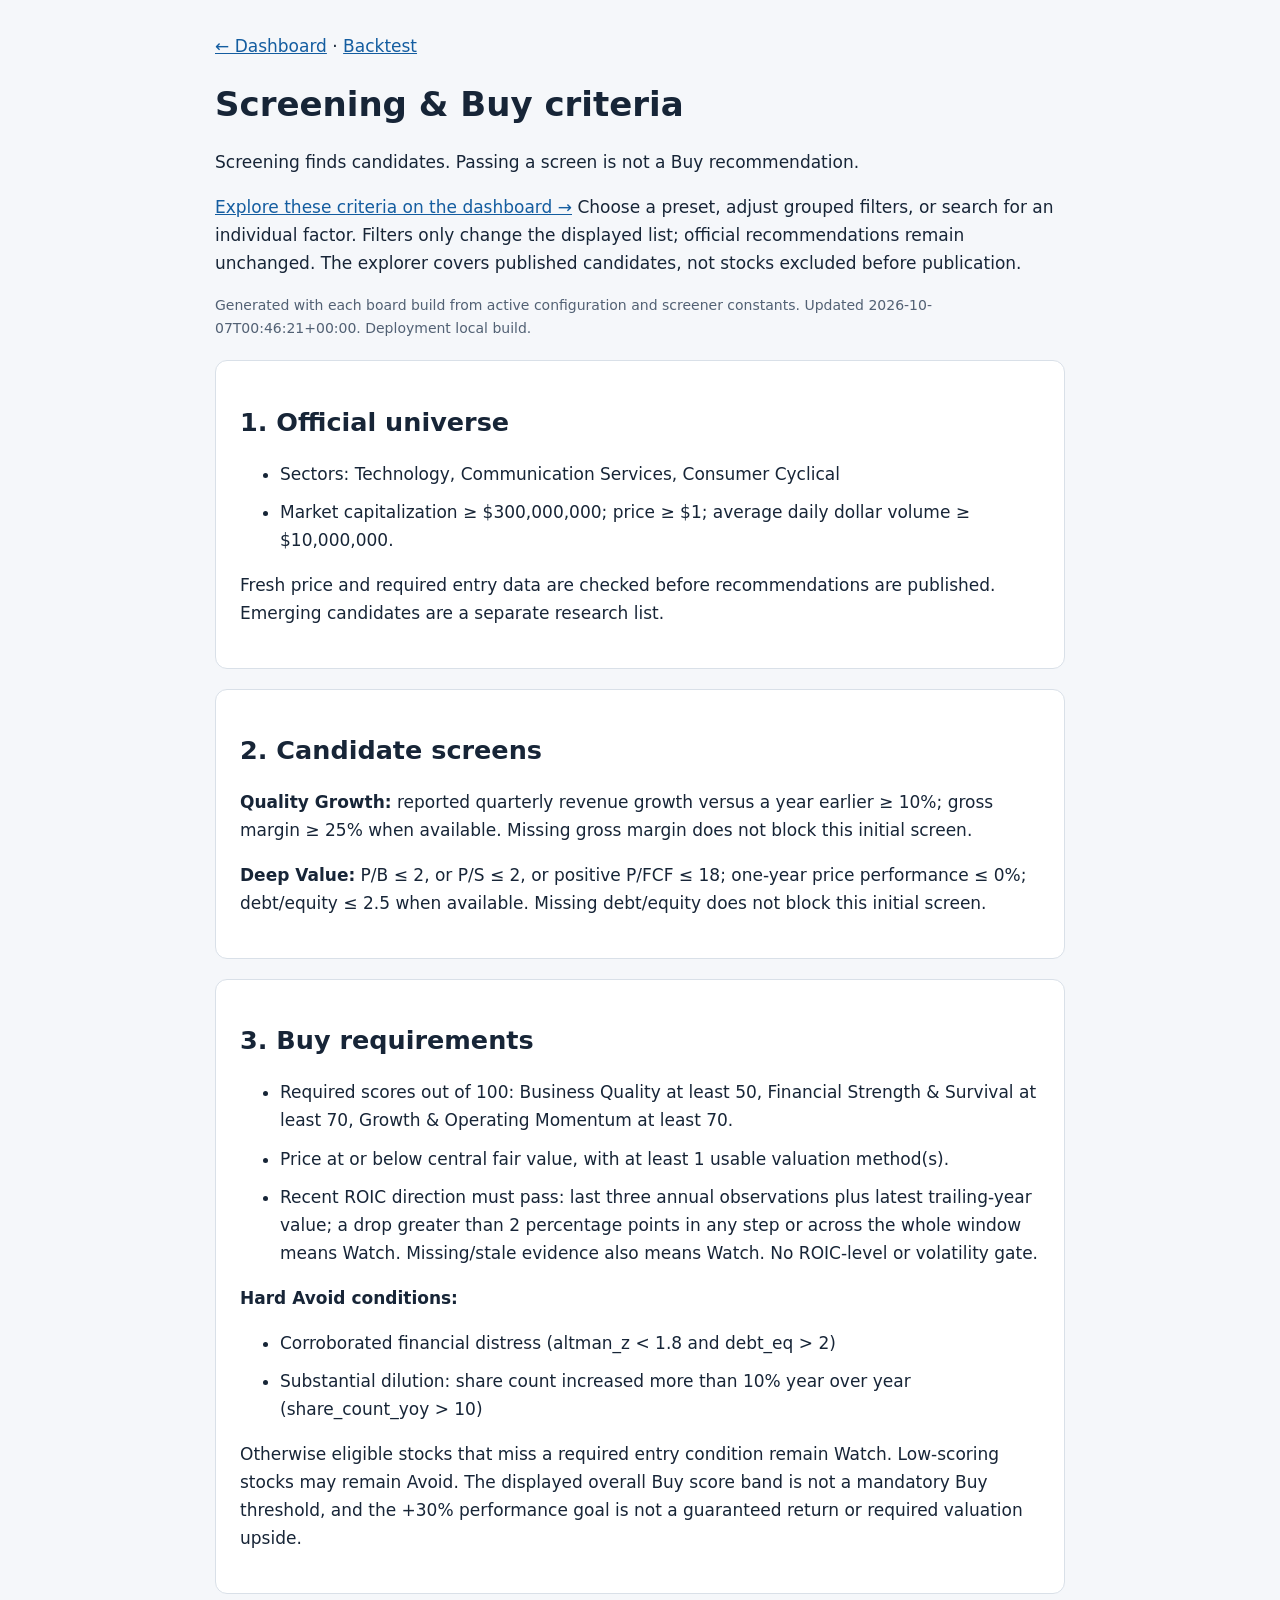
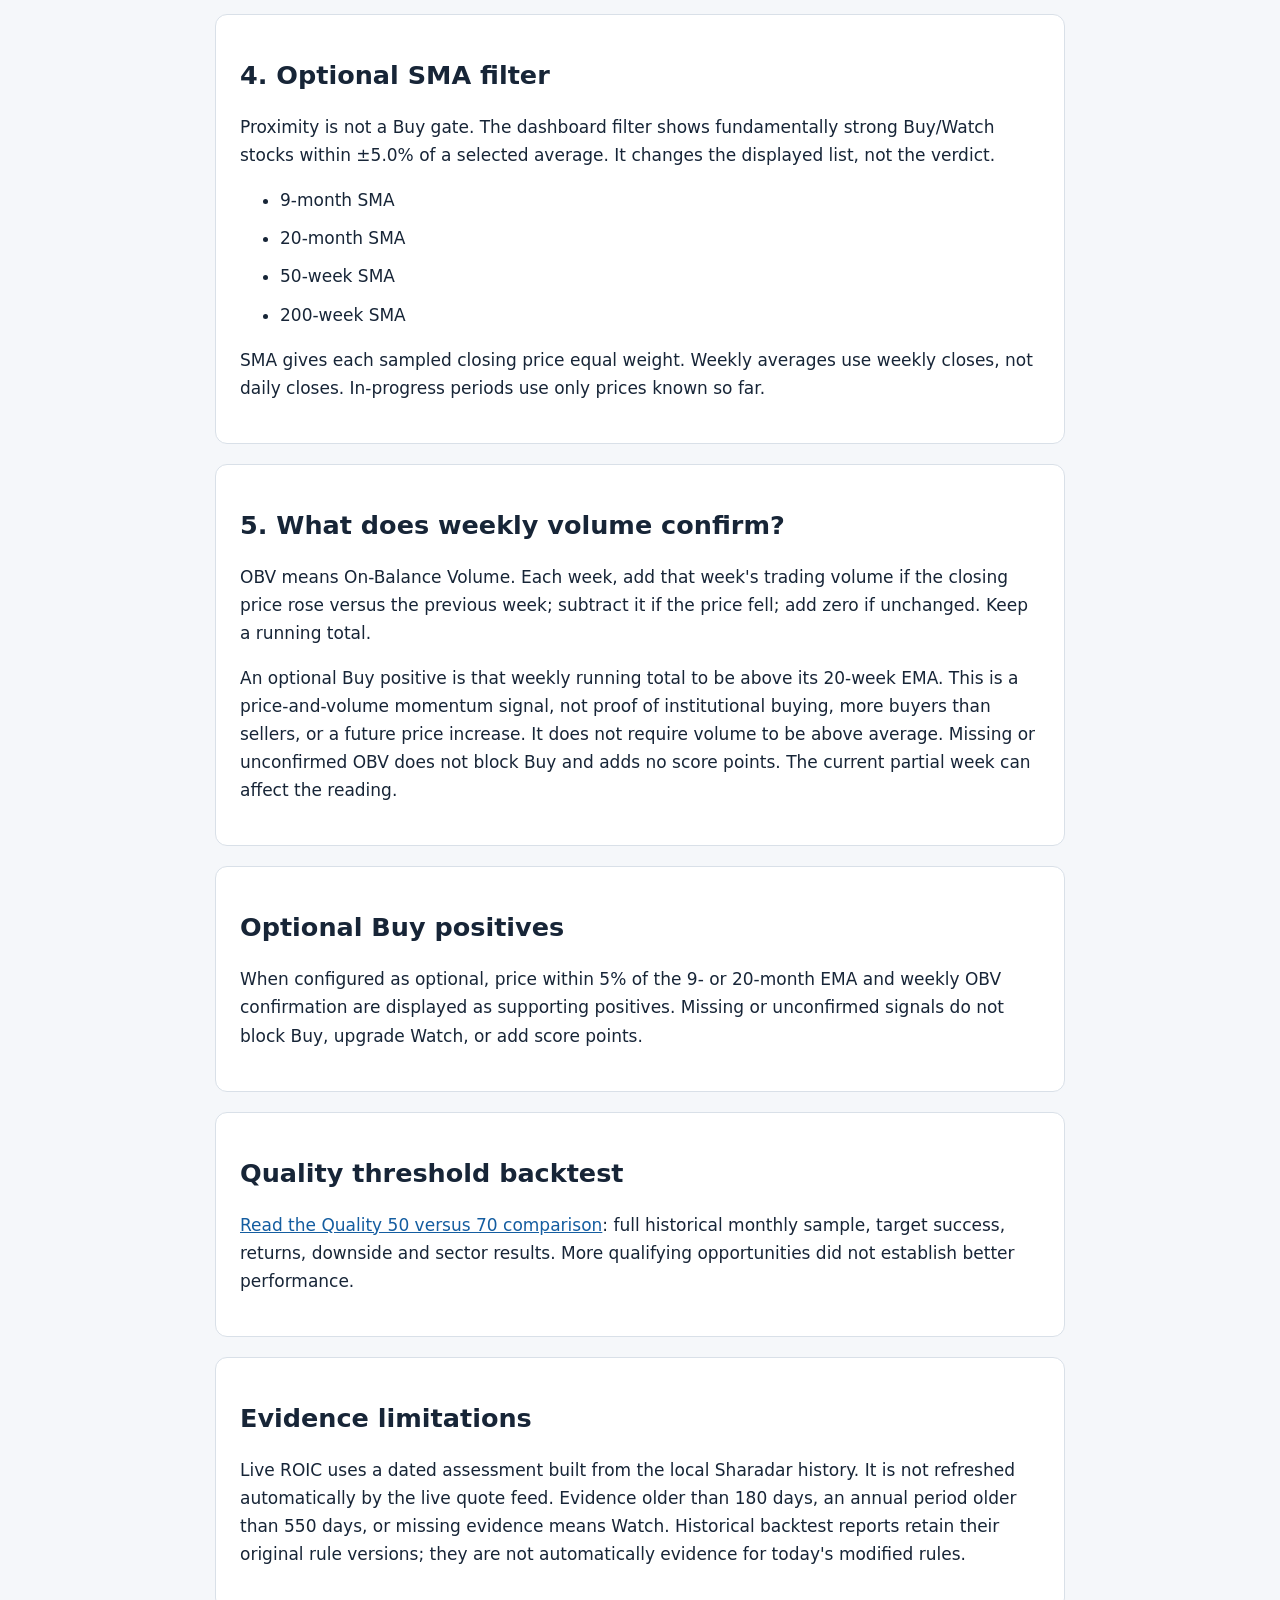
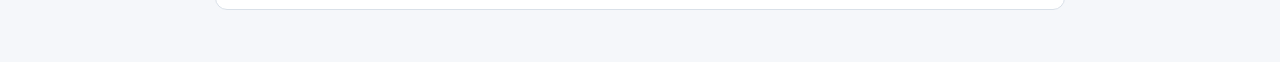
<file: web/criteria.html>
<!doctype html><html lang="en"><head><meta charset="utf-8"><meta name="viewport" content="width=device-width,initial-scale=1"><title>FairEntry — Screening and Buy criteria</title><style>body{font:17px/1.65 system-ui,sans-serif;background:#f5f7fa;color:#172537;margin:0}main{max-width:850px;margin:auto;padding:32px 24px}section{background:white;border:1px solid #d9e0e8;border-radius:12px;padding:24px;margin:20px 0}h1,h2{line-height:1.25}li{margin:10px 0}a{color:#145da0}.note{color:#526174;font-size:14px}</style></head><body><main>
<a href="index.html">← Dashboard</a> · <a href="backtest.html?source=sfa">Backtest</a>
<h1>Screening &amp; Buy criteria</h1><p>Screening finds candidates. Passing a screen is not a Buy recommendation.</p>
<p><a href="index.html#criteria-explorer">Explore these criteria on the dashboard →</a> Choose a preset, adjust grouped filters, or search for an individual factor. Filters only change the displayed list; official recommendations remain unchanged. The explorer covers published candidates, not stocks excluded before publication.</p>
<p class="note">Generated with each board build from active configuration and screener constants. Updated 2026-10-07T00:46:21+00:00. Deployment local build.</p>
<section><h2>1. Official universe</h2><ul><li>Sectors: Technology, Communication Services, Consumer Cyclical</li><li>Market capitalization ≥ $300,000,000; price ≥ $1; average daily dollar volume ≥ $10,000,000.</li></ul><p>Fresh price and required entry data are checked before recommendations are published. Emerging candidates are a separate research list.</p></section>
<section><h2>2. Candidate screens</h2><p><b>Quality Growth:</b> reported quarterly revenue growth versus a year earlier ≥ 10%; gross margin ≥ 25% when available. Missing gross margin does not block this initial screen.</p><p><b>Deep Value:</b> P/B ≤ 2, or P/S ≤ 2, or positive P/FCF ≤ 18; one-year price performance ≤ 0%; debt/equity ≤ 2.5 when available. Missing debt/equity does not block this initial screen.</p></section>
<section><h2>3. Buy requirements</h2><ul><li>Required scores out of 100: Business Quality at least 50, Financial Strength &amp; Survival at least 70, Growth &amp; Operating Momentum at least 70.</li><li>Price at or below central fair value, with at least 1 usable valuation method(s).</li><li>Recent ROIC direction must pass: last three annual observations plus latest trailing-year value; a drop greater than 2 percentage points in any step or across the whole window means Watch. Missing/stale evidence also means Watch. No ROIC-level or volatility gate.</li></ul><p><b>Hard Avoid conditions:</b></p><ul><li>Corroborated financial distress (altman_z &lt; 1.8 and debt_eq &gt; 2)</li><li>Substantial dilution: share count increased more than 10% year over year (share_count_yoy &gt; 10)</li></ul><p>Otherwise eligible stocks that miss a required entry condition remain Watch. Low-scoring stocks may remain Avoid. The displayed overall Buy score band is not a mandatory Buy threshold, and the +30% performance goal is not a guaranteed return or required valuation upside.</p></section>
<section><h2>4. Optional SMA filter</h2><p>Proximity is not a Buy gate. The dashboard filter shows fundamentally strong Buy/Watch stocks within ±5.0% of a selected average. It changes the displayed list, not the verdict.</p><ul><li>9-month SMA</li><li>20-month SMA</li><li>50-week SMA</li><li>200-week SMA</li></ul><p>SMA gives each sampled closing price equal weight. Weekly averages use weekly closes, not daily closes. In-progress periods use only prices known so far.</p></section>
<section><h2>5. What does weekly volume confirm?</h2><p>OBV means On-Balance Volume. Each week, add that week's trading volume if the closing price rose versus the previous week; subtract it if the price fell; add zero if unchanged. Keep a running total.</p><p>An optional Buy positive is that weekly running total to be above its 20-week EMA. This is a price-and-volume momentum signal, not proof of institutional buying, more buyers than sellers, or a future price increase. It does not require volume to be above average. Missing or unconfirmed OBV does not block Buy and adds no score points. The current partial week can affect the reading.</p></section>
<section><h2>Optional Buy positives</h2><p>When configured as optional, price within 5% of the 9- or 20-month EMA and weekly OBV confirmation are displayed as supporting positives. Missing or unconfirmed signals do not block Buy, upgrade Watch, or add score points.</p></section>
<section><h2>Quality threshold backtest</h2><p><a href="research/quality-threshold-50-vs-70.html">Read the Quality 50 versus 70 comparison</a>: full historical monthly sample, target success, returns, downside and sector results. More qualifying opportunities did not establish better performance.</p></section>
<section><h2>Evidence limitations</h2><p>Live ROIC uses a dated assessment built from the local Sharadar history. It is not refreshed automatically by the live quote feed. Evidence older than 180 days, an annual period older than 550 days, or missing evidence means Watch. Historical backtest reports retain their original rule versions; they are not automatically evidence for today's modified rules.</p></section>
</main></body></html>
</file>
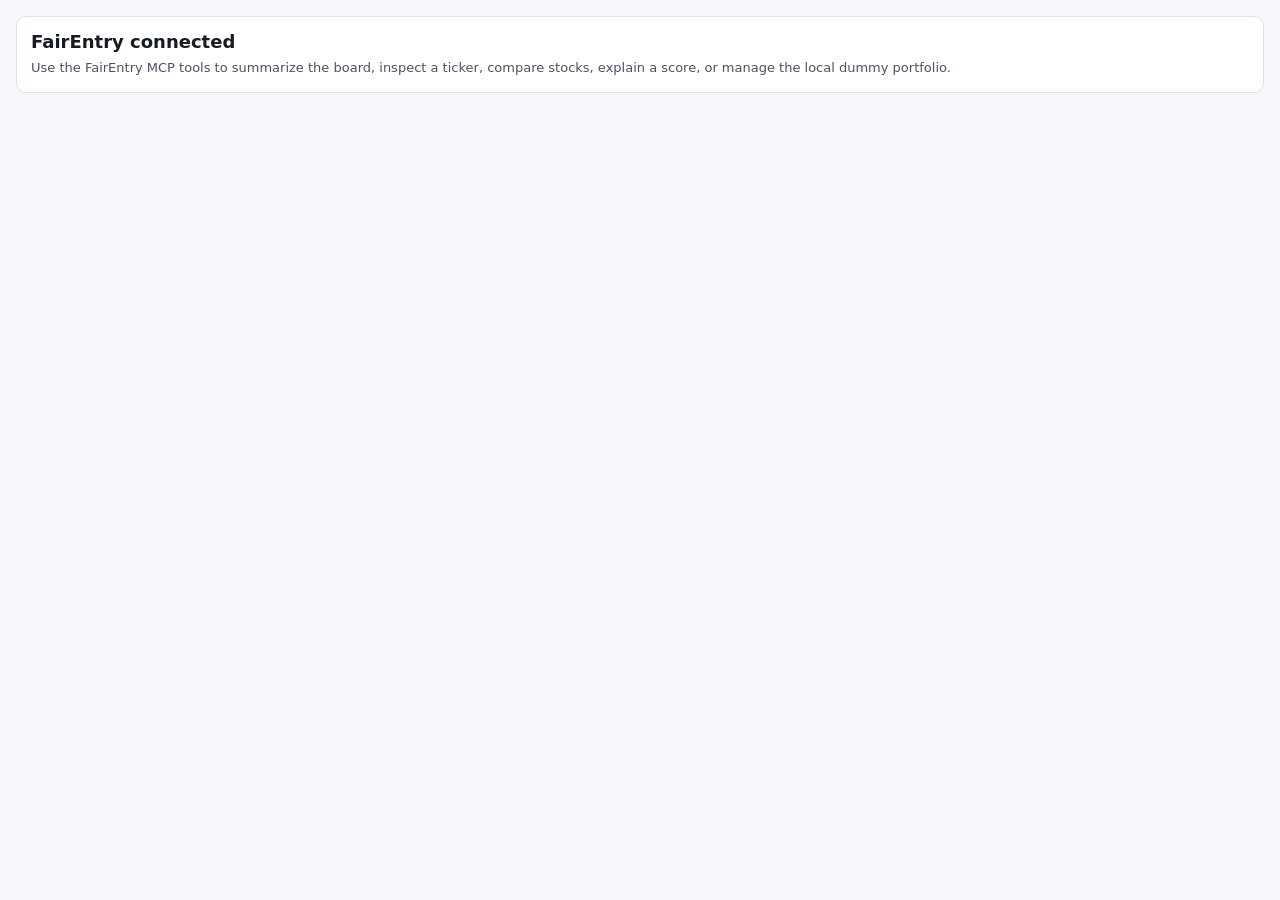
<file: apps/chatgpt/fairentry-widget.html>
<!doctype html>
<html lang="en">
<head>
  <meta charset="utf-8">
  <meta name="viewport" content="width=device-width, initial-scale=1">
  <title>FairEntry</title>
  <style>
    body{margin:0;padding:16px;font-family:system-ui,-apple-system,"Segoe UI",sans-serif;background:#f6f7fb;color:#171b23}
    .panel{background:#fff;border:1px solid #dde2ec;border-radius:10px;padding:14px}
    h1{font-size:18px;margin:0 0 6px}
    p{font-size:13px;line-height:1.5;margin:0;color:#4a5262}
  </style>
</head>
<body>
  <section class="panel">
    <h1>FairEntry connected</h1>
    <p>Use the FairEntry MCP tools to summarize the board, inspect a ticker, compare stocks, explain a score, or manage the local dummy portfolio.</p>
  </section>
</body>
</html>
</file>
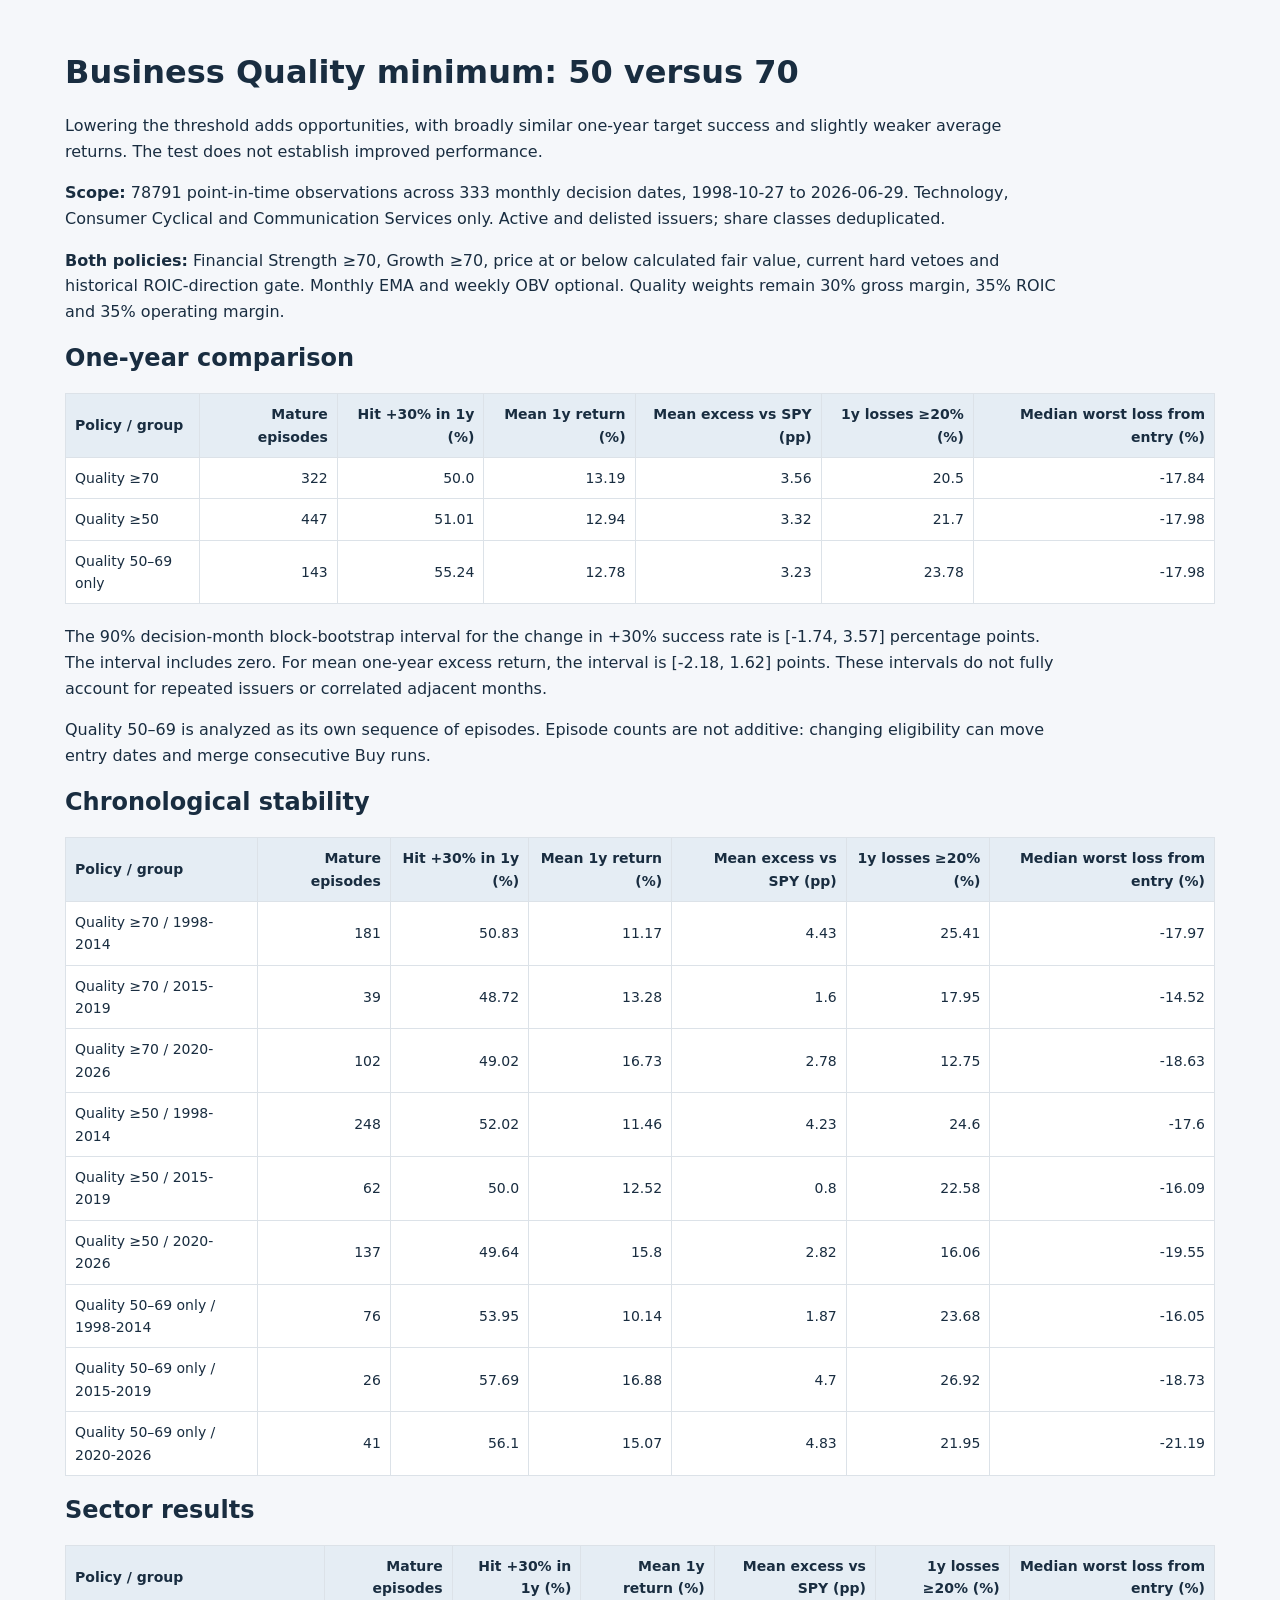
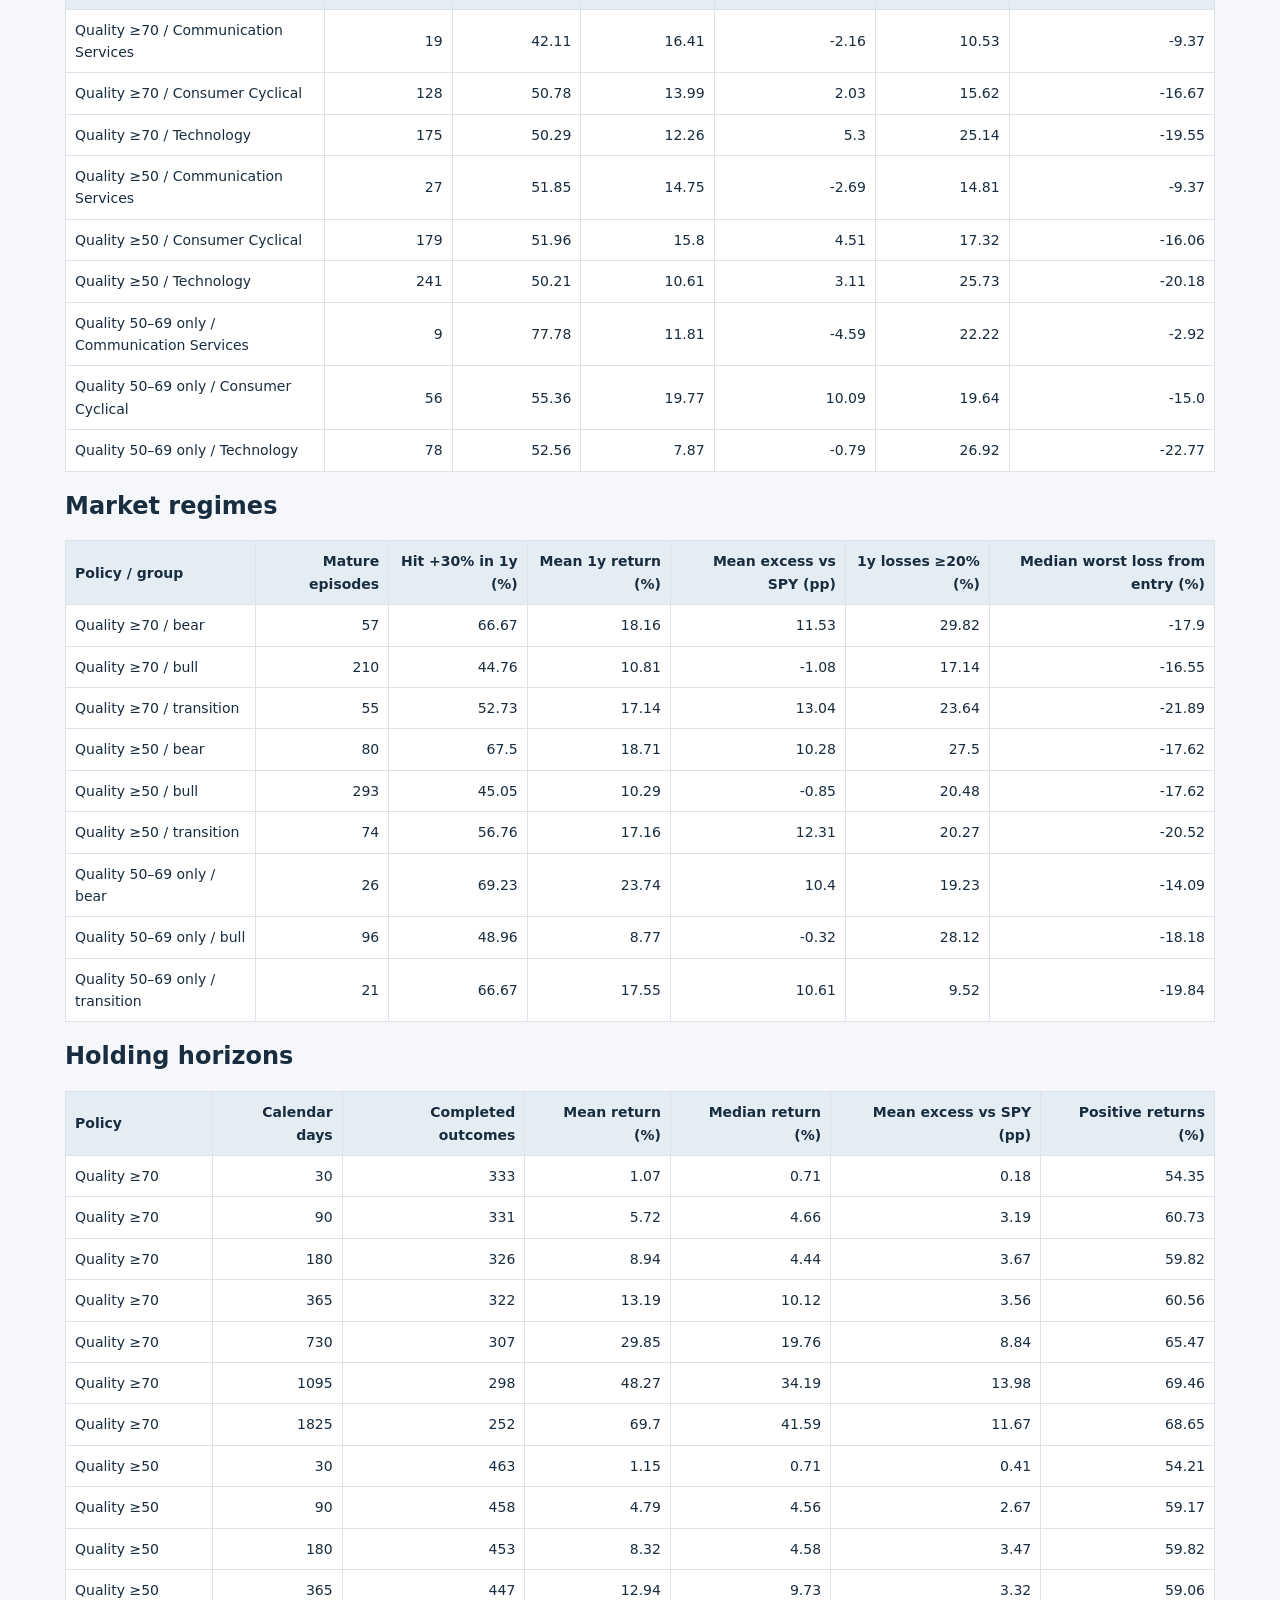
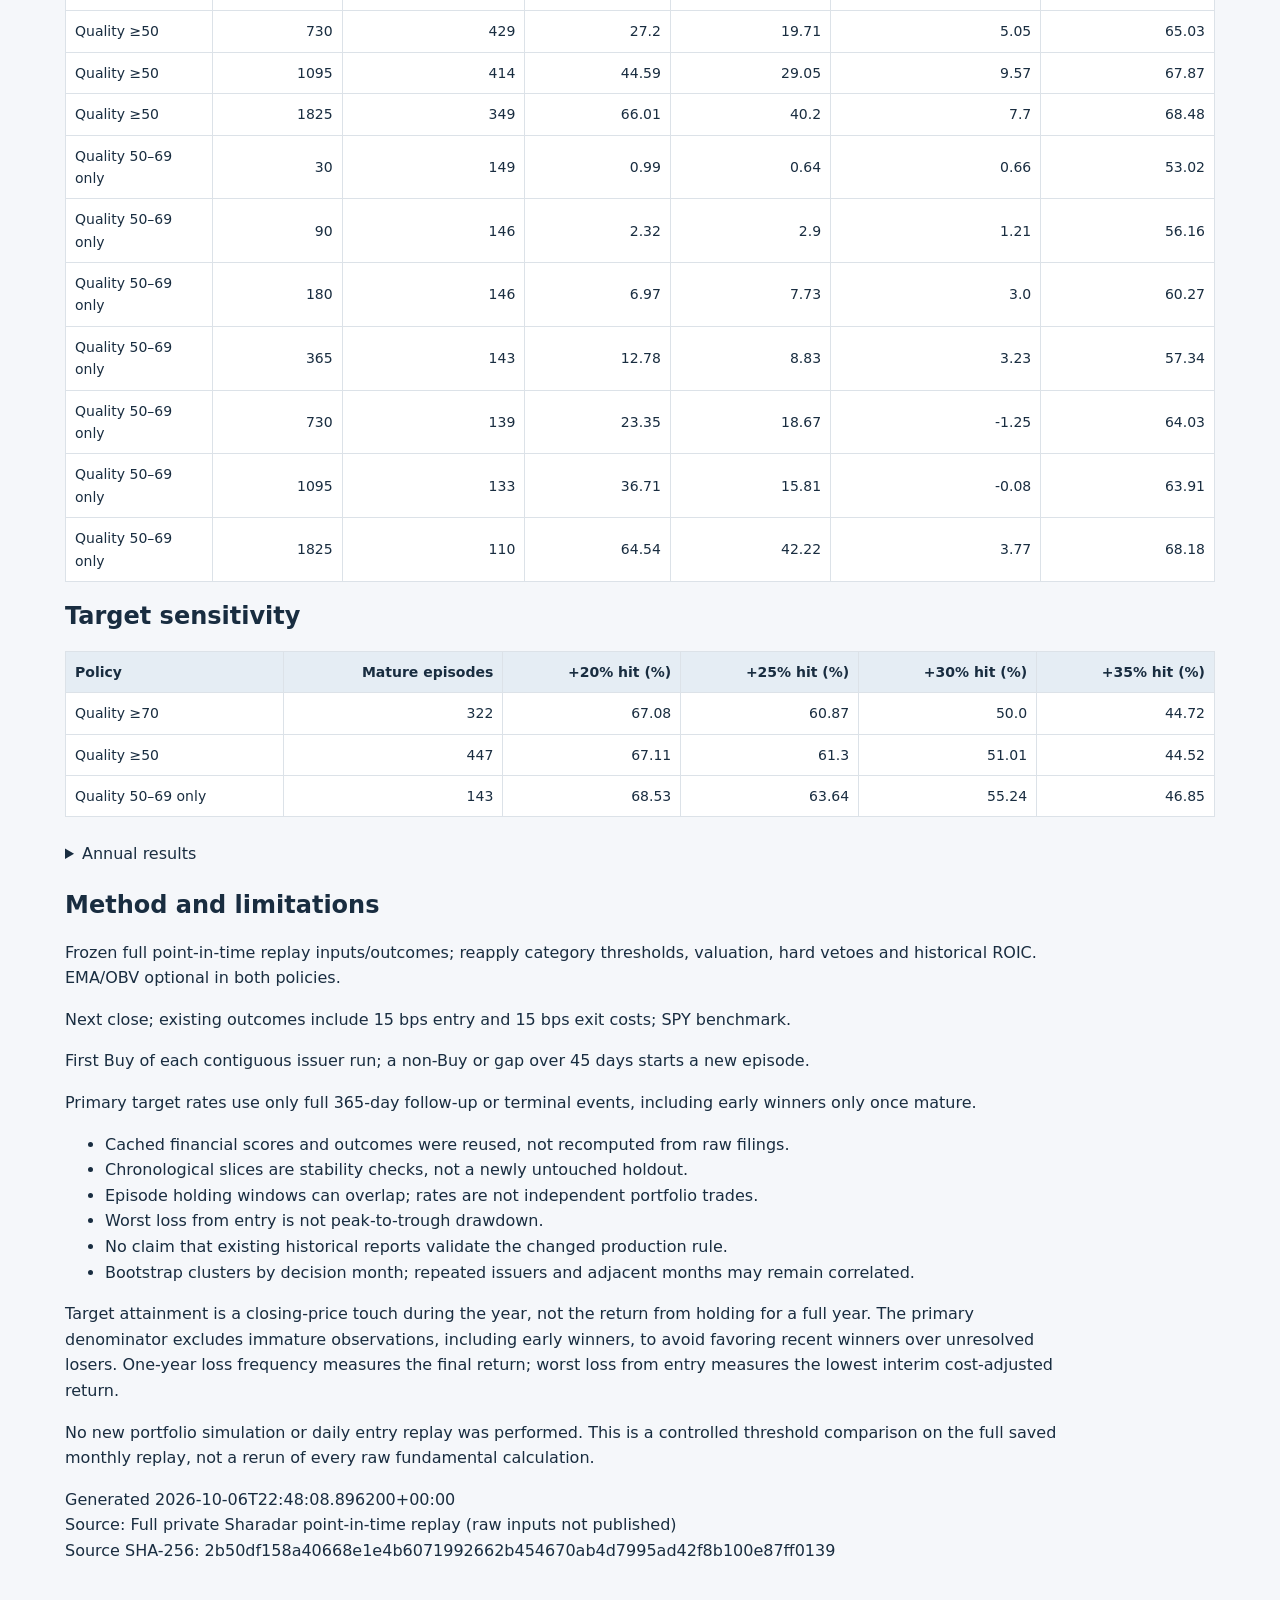
<file: web/research/quality-threshold-50-vs-70.html>
<!doctype html><html lang="en"><meta charset="utf-8"><meta name="viewport" content="width=device-width,initial-scale=1"><title>Quality threshold backtest</title><style>body{font:16px/1.6 system-ui;color:#192d40;background:#f5f7fa;max-width:1150px;margin:auto;padding:32px}h1,h2{line-height:1.2}table{border-collapse:collapse;width:100%;background:white;font-size:14px;margin:20px 0}th,td{padding:9px;border:1px solid #dce2e8;text-align:right}th:first-child,td:first-child{text-align:left}th{background:#e5edf4}details{margin:24px 0}p{max-width:1000px}</style><h1>Business Quality minimum: 50 versus 70</h1><p>Lowering the threshold adds opportunities, with broadly similar one-year target success and slightly weaker average returns. The test does not establish improved performance.</p><p><b>Scope:</b> 78791 point-in-time observations across 333 monthly decision dates, 1998-10-27 to 2026-06-29. Technology, Consumer Cyclical and Communication Services only. Active and delisted issuers; share classes deduplicated.</p><p><b>Both policies:</b> Financial Strength ≥70, Growth ≥70, price at or below calculated fair value, current hard vetoes and historical ROIC-direction gate. Monthly EMA and weekly OBV optional. Quality weights remain 30% gross margin, 35% ROIC and 35% operating margin.</p><h2>One-year comparison</h2><table><thead><tr><th>Policy / group</th><th>Mature episodes</th><th>Hit +30% in 1y (%)</th><th>Mean 1y return (%)</th><th>Mean excess vs SPY (pp)</th><th>1y losses ≥20% (%)</th><th>Median worst loss from entry (%)</th></tr></thead><tbody><tr><td>Quality ≥70</td><td>322</td><td>50.0</td><td>13.19</td><td>3.56</td><td>20.5</td><td>-17.84</td></tr><tr><td>Quality ≥50</td><td>447</td><td>51.01</td><td>12.94</td><td>3.32</td><td>21.7</td><td>-17.98</td></tr><tr><td>Quality 50–69 only</td><td>143</td><td>55.24</td><td>12.78</td><td>3.23</td><td>23.78</td><td>-17.98</td></tr></tbody></table><p>The 90% decision-month block-bootstrap interval for the change in +30% success rate is [-1.74, 3.57] percentage points. The interval includes zero. For mean one-year excess return, the interval is [-2.18, 1.62] points. These intervals do not fully account for repeated issuers or correlated adjacent months.</p><p>Quality 50–69 is analyzed as its own sequence of episodes. Episode counts are not additive: changing eligibility can move entry dates and merge consecutive Buy runs.</p><h2>Chronological stability</h2><table><thead><tr><th>Policy / group</th><th>Mature episodes</th><th>Hit +30% in 1y (%)</th><th>Mean 1y return (%)</th><th>Mean excess vs SPY (pp)</th><th>1y losses ≥20% (%)</th><th>Median worst loss from entry (%)</th></tr></thead><tbody><tr><td>Quality ≥70 / 1998-2014</td><td>181</td><td>50.83</td><td>11.17</td><td>4.43</td><td>25.41</td><td>-17.97</td></tr><tr><td>Quality ≥70 / 2015-2019</td><td>39</td><td>48.72</td><td>13.28</td><td>1.6</td><td>17.95</td><td>-14.52</td></tr><tr><td>Quality ≥70 / 2020-2026</td><td>102</td><td>49.02</td><td>16.73</td><td>2.78</td><td>12.75</td><td>-18.63</td></tr><tr><td>Quality ≥50 / 1998-2014</td><td>248</td><td>52.02</td><td>11.46</td><td>4.23</td><td>24.6</td><td>-17.6</td></tr><tr><td>Quality ≥50 / 2015-2019</td><td>62</td><td>50.0</td><td>12.52</td><td>0.8</td><td>22.58</td><td>-16.09</td></tr><tr><td>Quality ≥50 / 2020-2026</td><td>137</td><td>49.64</td><td>15.8</td><td>2.82</td><td>16.06</td><td>-19.55</td></tr><tr><td>Quality 50–69 only / 1998-2014</td><td>76</td><td>53.95</td><td>10.14</td><td>1.87</td><td>23.68</td><td>-16.05</td></tr><tr><td>Quality 50–69 only / 2015-2019</td><td>26</td><td>57.69</td><td>16.88</td><td>4.7</td><td>26.92</td><td>-18.73</td></tr><tr><td>Quality 50–69 only / 2020-2026</td><td>41</td><td>56.1</td><td>15.07</td><td>4.83</td><td>21.95</td><td>-21.19</td></tr></tbody></table><h2>Sector results</h2><table><thead><tr><th>Policy / group</th><th>Mature episodes</th><th>Hit +30% in 1y (%)</th><th>Mean 1y return (%)</th><th>Mean excess vs SPY (pp)</th><th>1y losses ≥20% (%)</th><th>Median worst loss from entry (%)</th></tr></thead><tbody><tr><td>Quality ≥70 / Communication Services</td><td>19</td><td>42.11</td><td>16.41</td><td>-2.16</td><td>10.53</td><td>-9.37</td></tr><tr><td>Quality ≥70 / Consumer Cyclical</td><td>128</td><td>50.78</td><td>13.99</td><td>2.03</td><td>15.62</td><td>-16.67</td></tr><tr><td>Quality ≥70 / Technology</td><td>175</td><td>50.29</td><td>12.26</td><td>5.3</td><td>25.14</td><td>-19.55</td></tr><tr><td>Quality ≥50 / Communication Services</td><td>27</td><td>51.85</td><td>14.75</td><td>-2.69</td><td>14.81</td><td>-9.37</td></tr><tr><td>Quality ≥50 / Consumer Cyclical</td><td>179</td><td>51.96</td><td>15.8</td><td>4.51</td><td>17.32</td><td>-16.06</td></tr><tr><td>Quality ≥50 / Technology</td><td>241</td><td>50.21</td><td>10.61</td><td>3.11</td><td>25.73</td><td>-20.18</td></tr><tr><td>Quality 50–69 only / Communication Services</td><td>9</td><td>77.78</td><td>11.81</td><td>-4.59</td><td>22.22</td><td>-2.92</td></tr><tr><td>Quality 50–69 only / Consumer Cyclical</td><td>56</td><td>55.36</td><td>19.77</td><td>10.09</td><td>19.64</td><td>-15.0</td></tr><tr><td>Quality 50–69 only / Technology</td><td>78</td><td>52.56</td><td>7.87</td><td>-0.79</td><td>26.92</td><td>-22.77</td></tr></tbody></table><h2>Market regimes</h2><table><thead><tr><th>Policy / group</th><th>Mature episodes</th><th>Hit +30% in 1y (%)</th><th>Mean 1y return (%)</th><th>Mean excess vs SPY (pp)</th><th>1y losses ≥20% (%)</th><th>Median worst loss from entry (%)</th></tr></thead><tbody><tr><td>Quality ≥70 / bear</td><td>57</td><td>66.67</td><td>18.16</td><td>11.53</td><td>29.82</td><td>-17.9</td></tr><tr><td>Quality ≥70 / bull</td><td>210</td><td>44.76</td><td>10.81</td><td>-1.08</td><td>17.14</td><td>-16.55</td></tr><tr><td>Quality ≥70 / transition</td><td>55</td><td>52.73</td><td>17.14</td><td>13.04</td><td>23.64</td><td>-21.89</td></tr><tr><td>Quality ≥50 / bear</td><td>80</td><td>67.5</td><td>18.71</td><td>10.28</td><td>27.5</td><td>-17.62</td></tr><tr><td>Quality ≥50 / bull</td><td>293</td><td>45.05</td><td>10.29</td><td>-0.85</td><td>20.48</td><td>-17.62</td></tr><tr><td>Quality ≥50 / transition</td><td>74</td><td>56.76</td><td>17.16</td><td>12.31</td><td>20.27</td><td>-20.52</td></tr><tr><td>Quality 50–69 only / bear</td><td>26</td><td>69.23</td><td>23.74</td><td>10.4</td><td>19.23</td><td>-14.09</td></tr><tr><td>Quality 50–69 only / bull</td><td>96</td><td>48.96</td><td>8.77</td><td>-0.32</td><td>28.12</td><td>-18.18</td></tr><tr><td>Quality 50–69 only / transition</td><td>21</td><td>66.67</td><td>17.55</td><td>10.61</td><td>9.52</td><td>-19.84</td></tr></tbody></table><h2>Holding horizons</h2><table><thead><tr><th>Policy</th><th>Calendar days</th><th>Completed outcomes</th><th>Mean return (%)</th><th>Median return (%)</th><th>Mean excess vs SPY (pp)</th><th>Positive returns (%)</th></tr></thead><tbody><tr><td>Quality ≥70</td><td>30</td><td>333</td><td>1.07</td><td>0.71</td><td>0.18</td><td>54.35</td></tr><tr><td>Quality ≥70</td><td>90</td><td>331</td><td>5.72</td><td>4.66</td><td>3.19</td><td>60.73</td></tr><tr><td>Quality ≥70</td><td>180</td><td>326</td><td>8.94</td><td>4.44</td><td>3.67</td><td>59.82</td></tr><tr><td>Quality ≥70</td><td>365</td><td>322</td><td>13.19</td><td>10.12</td><td>3.56</td><td>60.56</td></tr><tr><td>Quality ≥70</td><td>730</td><td>307</td><td>29.85</td><td>19.76</td><td>8.84</td><td>65.47</td></tr><tr><td>Quality ≥70</td><td>1095</td><td>298</td><td>48.27</td><td>34.19</td><td>13.98</td><td>69.46</td></tr><tr><td>Quality ≥70</td><td>1825</td><td>252</td><td>69.7</td><td>41.59</td><td>11.67</td><td>68.65</td></tr><tr><td>Quality ≥50</td><td>30</td><td>463</td><td>1.15</td><td>0.71</td><td>0.41</td><td>54.21</td></tr><tr><td>Quality ≥50</td><td>90</td><td>458</td><td>4.79</td><td>4.56</td><td>2.67</td><td>59.17</td></tr><tr><td>Quality ≥50</td><td>180</td><td>453</td><td>8.32</td><td>4.58</td><td>3.47</td><td>59.82</td></tr><tr><td>Quality ≥50</td><td>365</td><td>447</td><td>12.94</td><td>9.73</td><td>3.32</td><td>59.06</td></tr><tr><td>Quality ≥50</td><td>730</td><td>429</td><td>27.2</td><td>19.71</td><td>5.05</td><td>65.03</td></tr><tr><td>Quality ≥50</td><td>1095</td><td>414</td><td>44.59</td><td>29.05</td><td>9.57</td><td>67.87</td></tr><tr><td>Quality ≥50</td><td>1825</td><td>349</td><td>66.01</td><td>40.2</td><td>7.7</td><td>68.48</td></tr><tr><td>Quality 50–69 only</td><td>30</td><td>149</td><td>0.99</td><td>0.64</td><td>0.66</td><td>53.02</td></tr><tr><td>Quality 50–69 only</td><td>90</td><td>146</td><td>2.32</td><td>2.9</td><td>1.21</td><td>56.16</td></tr><tr><td>Quality 50–69 only</td><td>180</td><td>146</td><td>6.97</td><td>7.73</td><td>3.0</td><td>60.27</td></tr><tr><td>Quality 50–69 only</td><td>365</td><td>143</td><td>12.78</td><td>8.83</td><td>3.23</td><td>57.34</td></tr><tr><td>Quality 50–69 only</td><td>730</td><td>139</td><td>23.35</td><td>18.67</td><td>-1.25</td><td>64.03</td></tr><tr><td>Quality 50–69 only</td><td>1095</td><td>133</td><td>36.71</td><td>15.81</td><td>-0.08</td><td>63.91</td></tr><tr><td>Quality 50–69 only</td><td>1825</td><td>110</td><td>64.54</td><td>42.22</td><td>3.77</td><td>68.18</td></tr></tbody></table><h2>Target sensitivity</h2><table><thead><tr><th>Policy</th><th>Mature episodes</th><th>+20% hit (%)</th><th>+25% hit (%)</th><th>+30% hit (%)</th><th>+35% hit (%)</th></tr></thead><tbody><tr><td>Quality ≥70</td><td>322</td><td>67.08</td><td>60.87</td><td>50.0</td><td>44.72</td></tr><tr><td>Quality ≥50</td><td>447</td><td>67.11</td><td>61.3</td><td>51.01</td><td>44.52</td></tr><tr><td>Quality 50–69 only</td><td>143</td><td>68.53</td><td>63.64</td><td>55.24</td><td>46.85</td></tr></tbody></table><details><summary>Annual results</summary><table><thead><tr><th>Policy / group</th><th>Mature episodes</th><th>Hit +30% in 1y (%)</th><th>Mean 1y return (%)</th><th>Mean excess vs SPY (pp)</th><th>1y losses ≥20% (%)</th><th>Median worst loss from entry (%)</th></tr></thead><tbody><tr><td>Quality ≥70 / 1998</td><td>1</td><td>100.0</td><td>48.76</td><td>29.39</td><td>0.0</td><td>-32.87</td></tr><tr><td>Quality ≥70 / 2000</td><td>3</td><td>100.0</td><td>2.27</td><td>22.78</td><td>66.67</td><td>-38.65</td></tr><tr><td>Quality ≥70 / 2001</td><td>10</td><td>40.0</td><td>-53.42</td><td>-36.37</td><td>90.0</td><td>-61.78</td></tr><tr><td>Quality ≥70 / 2002</td><td>3</td><td>0.0</td><td>-63.15</td><td>-41.43</td><td>100.0</td><td>-78.77</td></tr><tr><td>Quality ≥70 / 2003</td><td>5</td><td>80.0</td><td>38.73</td><td>19.39</td><td>20.0</td><td>-6.37</td></tr><tr><td>Quality ≥70 / 2004</td><td>9</td><td>44.44</td><td>16.24</td><td>8.75</td><td>11.11</td><td>-14.63</td></tr><tr><td>Quality ≥70 / 2005</td><td>16</td><td>68.75</td><td>30.54</td><td>17.92</td><td>0.0</td><td>-8.42</td></tr><tr><td>Quality ≥70 / 2006</td><td>18</td><td>33.33</td><td>10.12</td><td>-5.62</td><td>11.11</td><td>-18.5</td></tr><tr><td>Quality ≥70 / 2007</td><td>20</td><td>25.0</td><td>-23.81</td><td>-8.06</td><td>60.0</td><td>-33.34</td></tr><tr><td>Quality ≥70 / 2008</td><td>15</td><td>60.0</td><td>5.08</td><td>26.44</td><td>46.67</td><td>-33.71</td></tr><tr><td>Quality ≥70 / 2009</td><td>15</td><td>73.33</td><td>48.73</td><td>18.45</td><td>0.0</td><td>-4.77</td></tr><tr><td>Quality ≥70 / 2010</td><td>13</td><td>61.54</td><td>34.43</td><td>19.03</td><td>0.0</td><td>-7.04</td></tr><tr><td>Quality ≥70 / 2011</td><td>16</td><td>43.75</td><td>19.21</td><td>6.46</td><td>12.5</td><td>-17.45</td></tr><tr><td>Quality ≥70 / 2012</td><td>19</td><td>42.11</td><td>5.83</td><td>-14.16</td><td>26.32</td><td>-14.42</td></tr><tr><td>Quality ≥70 / 2013</td><td>7</td><td>57.14</td><td>32.35</td><td>11.42</td><td>0.0</td><td>-1.84</td></tr><tr><td>Quality ≥70 / 2014</td><td>11</td><td>63.64</td><td>23.33</td><td>14.25</td><td>18.18</td><td>-8.52</td></tr><tr><td>Quality ≥70 / 2015</td><td>6</td><td>33.33</td><td>2.29</td><td>-2.34</td><td>50.0</td><td>-27.45</td></tr><tr><td>Quality ≥70 / 2016</td><td>9</td><td>33.33</td><td>21.04</td><td>3.87</td><td>0.0</td><td>-8.54</td></tr><tr><td>Quality ≥70 / 2017</td><td>10</td><td>60.0</td><td>11.87</td><td>-1.14</td><td>10.0</td><td>-12.16</td></tr><tr><td>Quality ≥70 / 2018</td><td>10</td><td>40.0</td><td>12.68</td><td>3.85</td><td>20.0</td><td>-22.25</td></tr><tr><td>Quality ≥70 / 2019</td><td>4</td><td>100.0</td><td>17.33</td><td>3.59</td><td>25.0</td><td>-33.96</td></tr><tr><td>Quality ≥70 / 2020</td><td>14</td><td>57.14</td><td>33.56</td><td>1.44</td><td>0.0</td><td>-10.74</td></tr><tr><td>Quality ≥70 / 2021</td><td>17</td><td>35.29</td><td>-19.02</td><td>-16.97</td><td>47.06</td><td>-32.12</td></tr><tr><td>Quality ≥70 / 2022</td><td>31</td><td>64.52</td><td>31.32</td><td>24.98</td><td>6.45</td><td>-17.78</td></tr><tr><td>Quality ≥70 / 2023</td><td>12</td><td>33.33</td><td>14.01</td><td>-13.24</td><td>16.67</td><td>-13.77</td></tr><tr><td>Quality ≥70 / 2024</td><td>17</td><td>41.18</td><td>8.3</td><td>-7.42</td><td>0.0</td><td>-19.66</td></tr><tr><td>Quality ≥70 / 2025</td><td>11</td><td>45.45</td><td>25.49</td><td>5.68</td><td>9.09</td><td>-5.96</td></tr><tr><td>Quality ≥70 / 2026</td><td>0</td><td>—</td><td>—</td><td>—</td><td>—</td><td>—</td></tr><tr><td>Quality ≥50 / 1998</td><td>1</td><td>100.0</td><td>48.76</td><td>29.39</td><td>0.0</td><td>-32.87</td></tr><tr><td>Quality ≥50 / 1999</td><td>1</td><td>0.0</td><td>-28.09</td><td>-23.89</td><td>100.0</td><td>-41.05</td></tr><tr><td>Quality ≥50 / 2000</td><td>3</td><td>100.0</td><td>2.27</td><td>22.78</td><td>66.67</td><td>-38.65</td></tr><tr><td>Quality ≥50 / 2001</td><td>13</td><td>53.85</td><td>-41.69</td><td>-24.93</td><td>76.92</td><td>-60.28</td></tr><tr><td>Quality ≥50 / 2002</td><td>5</td><td>20.0</td><td>-46.68</td><td>-26.6</td><td>80.0</td><td>-71.28</td></tr><tr><td>Quality ≥50 / 2003</td><td>9</td><td>66.67</td><td>38.28</td><td>16.71</td><td>11.11</td><td>-11.51</td></tr><tr><td>Quality ≥50 / 2004</td><td>18</td><td>61.11</td><td>18.27</td><td>10.16</td><td>22.22</td><td>-13.03</td></tr><tr><td>Quality ≥50 / 2005</td><td>24</td><td>66.67</td><td>22.06</td><td>9.72</td><td>8.33</td><td>-8.77</td></tr><tr><td>Quality ≥50 / 2006</td><td>23</td><td>43.48</td><td>13.13</td><td>-2.36</td><td>13.04</td><td>-13.45</td></tr><tr><td>Quality ≥50 / 2007</td><td>24</td><td>29.17</td><td>-23.61</td><td>-9.0</td><td>58.33</td><td>-33.34</td></tr><tr><td>Quality ≥50 / 2008</td><td>21</td><td>61.9</td><td>-1.07</td><td>16.67</td><td>47.62</td><td>-36.09</td></tr><tr><td>Quality ≥50 / 2009</td><td>17</td><td>70.59</td><td>47.54</td><td>14.3</td><td>0.0</td><td>-5.57</td></tr><tr><td>Quality ≥50 / 2010</td><td>15</td><td>66.67</td><td>38.55</td><td>23.76</td><td>0.0</td><td>-7.04</td></tr><tr><td>Quality ≥50 / 2011</td><td>20</td><td>45.0</td><td>17.35</td><td>5.0</td><td>10.0</td><td>-17.74</td></tr><tr><td>Quality ≥50 / 2012</td><td>26</td><td>30.77</td><td>5.34</td><td>-12.61</td><td>19.23</td><td>-14.17</td></tr><tr><td>Quality ≥50 / 2013</td><td>11</td><td>54.55</td><td>37.66</td><td>16.22</td><td>0.0</td><td>-4.44</td></tr><tr><td>Quality ≥50 / 2014</td><td>17</td><td>52.94</td><td>22.79</td><td>13.86</td><td>17.65</td><td>-13.95</td></tr><tr><td>Quality ≥50 / 2015</td><td>10</td><td>30.0</td><td>0.78</td><td>-4.23</td><td>50.0</td><td>-31.91</td></tr><tr><td>Quality ≥50 / 2016</td><td>16</td><td>50.0</td><td>24.13</td><td>6.45</td><td>6.25</td><td>-8.48</td></tr><tr><td>Quality ≥50 / 2017</td><td>10</td><td>60.0</td><td>14.55</td><td>1.13</td><td>10.0</td><td>-6.42</td></tr><tr><td>Quality ≥50 / 2018</td><td>18</td><td>38.89</td><td>5.01</td><td>-2.07</td><td>33.33</td><td>-28.0</td></tr><tr><td>Quality ≥50 / 2019</td><td>8</td><td>87.5</td><td>18.38</td><td>1.79</td><td>12.5</td><td>-20.07</td></tr><tr><td>Quality ≥50 / 2020</td><td>17</td><td>64.71</td><td>45.49</td><td>11.57</td><td>0.0</td><td>-7.92</td></tr><tr><td>Quality ≥50 / 2021</td><td>21</td><td>23.81</td><td>-21.55</td><td>-16.7</td><td>57.14</td><td>-38.35</td></tr><tr><td>Quality ≥50 / 2022</td><td>44</td><td>63.64</td><td>27.44</td><td>22.86</td><td>6.82</td><td>-19.7</td></tr><tr><td>Quality ≥50 / 2023</td><td>18</td><td>44.44</td><td>13.52</td><td>-13.14</td><td>22.22</td><td>-13.77</td></tr><tr><td>Quality ≥50 / 2024</td><td>25</td><td>40.0</td><td>2.09</td><td>-13.43</td><td>8.0</td><td>-20.33</td></tr><tr><td>Quality ≥50 / 2025</td><td>12</td><td>50.0</td><td>28.37</td><td>8.9</td><td>8.33</td><td>-10.82</td></tr><tr><td>Quality ≥50 / 2026</td><td>0</td><td>—</td><td>—</td><td>—</td><td>—</td><td>—</td></tr><tr><td>Quality 50–69 only / 1999</td><td>1</td><td>0.0</td><td>-28.09</td><td>-23.89</td><td>100.0</td><td>-41.05</td></tr><tr><td>Quality 50–69 only / 2001</td><td>3</td><td>100.0</td><td>-2.59</td><td>13.19</td><td>33.33</td><td>-26.24</td></tr><tr><td>Quality 50–69 only / 2002</td><td>2</td><td>50.0</td><td>-21.96</td><td>-4.34</td><td>50.0</td><td>-62.36</td></tr><tr><td>Quality 50–69 only / 2003</td><td>4</td><td>50.0</td><td>37.73</td><td>13.36</td><td>0.0</td><td>-11.66</td></tr><tr><td>Quality 50–69 only / 2004</td><td>9</td><td>77.78</td><td>20.3</td><td>11.57</td><td>33.33</td><td>-11.43</td></tr><tr><td>Quality 50–69 only / 2005</td><td>8</td><td>62.5</td><td>5.1</td><td>-6.68</td><td>25.0</td><td>-13.76</td></tr><tr><td>Quality 50–69 only / 2006</td><td>6</td><td>83.33</td><td>19.38</td><td>3.66</td><td>16.67</td><td>-7.69</td></tr><tr><td>Quality 50–69 only / 2007</td><td>6</td><td>33.33</td><td>-32.36</td><td>-16.24</td><td>66.67</td><td>-50.52</td></tr><tr><td>Quality 50–69 only / 2008</td><td>6</td><td>66.67</td><td>-16.44</td><td>-7.73</td><td>50.0</td><td>-48.22</td></tr><tr><td>Quality 50–69 only / 2009</td><td>4</td><td>50.0</td><td>23.74</td><td>-9.89</td><td>0.0</td><td>-15.82</td></tr><tr><td>Quality 50–69 only / 2010</td><td>3</td><td>66.67</td><td>44.66</td><td>32.37</td><td>0.0</td><td>-9.35</td></tr><tr><td>Quality 50–69 only / 2011</td><td>4</td><td>50.0</td><td>9.93</td><td>-0.8</td><td>0.0</td><td>-17.74</td></tr><tr><td>Quality 50–69 only / 2012</td><td>9</td><td>22.22</td><td>13.9</td><td>-1.95</td><td>0.0</td><td>-9.37</td></tr><tr><td>Quality 50–69 only / 2013</td><td>4</td><td>50.0</td><td>46.97</td><td>24.63</td><td>0.0</td><td>-8.2</td></tr><tr><td>Quality 50–69 only / 2014</td><td>7</td><td>28.57</td><td>10.11</td><td>2.5</td><td>28.57</td><td>-17.79</td></tr><tr><td>Quality 50–69 only / 2015</td><td>5</td><td>40.0</td><td>20.33</td><td>12.34</td><td>40.0</td><td>-28.84</td></tr><tr><td>Quality 50–69 only / 2016</td><td>7</td><td>71.43</td><td>28.1</td><td>9.77</td><td>14.29</td><td>-8.42</td></tr><tr><td>Quality 50–69 only / 2017</td><td>2</td><td>100.0</td><td>49.69</td><td>33.96</td><td>0.0</td><td>-6.21</td></tr><tr><td>Quality 50–69 only / 2018</td><td>8</td><td>37.5</td><td>-4.58</td><td>-9.46</td><td>50.0</td><td>-31.08</td></tr><tr><td>Quality 50–69 only / 2019</td><td>4</td><td>75.0</td><td>19.43</td><td>-0.01</td><td>0.0</td><td>-20.07</td></tr><tr><td>Quality 50–69 only / 2020</td><td>3</td><td>100.0</td><td>101.19</td><td>58.85</td><td>0.0</td><td>-5.75</td></tr><tr><td>Quality 50–69 only / 2021</td><td>5</td><td>0.0</td><td>-27.08</td><td>-16.07</td><td>80.0</td><td>-41.96</td></tr><tr><td>Quality 50–69 only / 2022</td><td>17</td><td>64.71</td><td>22.55</td><td>20.84</td><td>5.88</td><td>-21.19</td></tr><tr><td>Quality 50–69 only / 2023</td><td>6</td><td>66.67</td><td>12.54</td><td>-12.94</td><td>33.33</td><td>-9.98</td></tr><tr><td>Quality 50–69 only / 2024</td><td>8</td><td>37.5</td><td>-11.1</td><td>-26.2</td><td>25.0</td><td>-29.14</td></tr><tr><td>Quality 50–69 only / 2025</td><td>2</td><td>100.0</td><td>39.95</td><td>17.29</td><td>0.0</td><td>-9.3</td></tr><tr><td>Quality 50–69 only / 2026</td><td>0</td><td>—</td><td>—</td><td>—</td><td>—</td><td>—</td></tr></tbody></table></details><h2>Method and limitations</h2><p>Frozen full point-in-time replay inputs/outcomes; reapply category thresholds, valuation, hard vetoes and historical ROIC. EMA/OBV optional in both policies.</p><p>Next close; existing outcomes include 15 bps entry and 15 bps exit costs; SPY benchmark.</p><p>First Buy of each contiguous issuer run; a non-Buy or gap over 45 days starts a new episode.</p><p>Primary target rates use only full 365-day follow-up or terminal events, including early winners only once mature.</p><ul><li>Cached financial scores and outcomes were reused, not recomputed from raw filings.</li><li>Chronological slices are stability checks, not a newly untouched holdout.</li><li>Episode holding windows can overlap; rates are not independent portfolio trades.</li><li>Worst loss from entry is not peak-to-trough drawdown.</li><li>No claim that existing historical reports validate the changed production rule.</li><li>Bootstrap clusters by decision month; repeated issuers and adjacent months may remain correlated.</li></ul><p>Target attainment is a closing-price touch during the year, not the return from holding for a full year. The primary denominator excludes immature observations, including early winners, to avoid favoring recent winners over unresolved losers. One-year loss frequency measures the final return; worst loss from entry measures the lowest interim cost-adjusted return.</p><p>No new portfolio simulation or daily entry replay was performed. This is a controlled threshold comparison on the full saved monthly replay, not a rerun of every raw fundamental calculation.</p><p>Generated 2026-10-06T22:48:08.896200+00:00<br>Source: Full private Sharadar point-in-time replay (raw inputs not published)<br>Source SHA-256: 2b50df158a40668e1e4b6071992662b454670ab4d7995ad42f8b100e87ff0139</p></html>
</file>
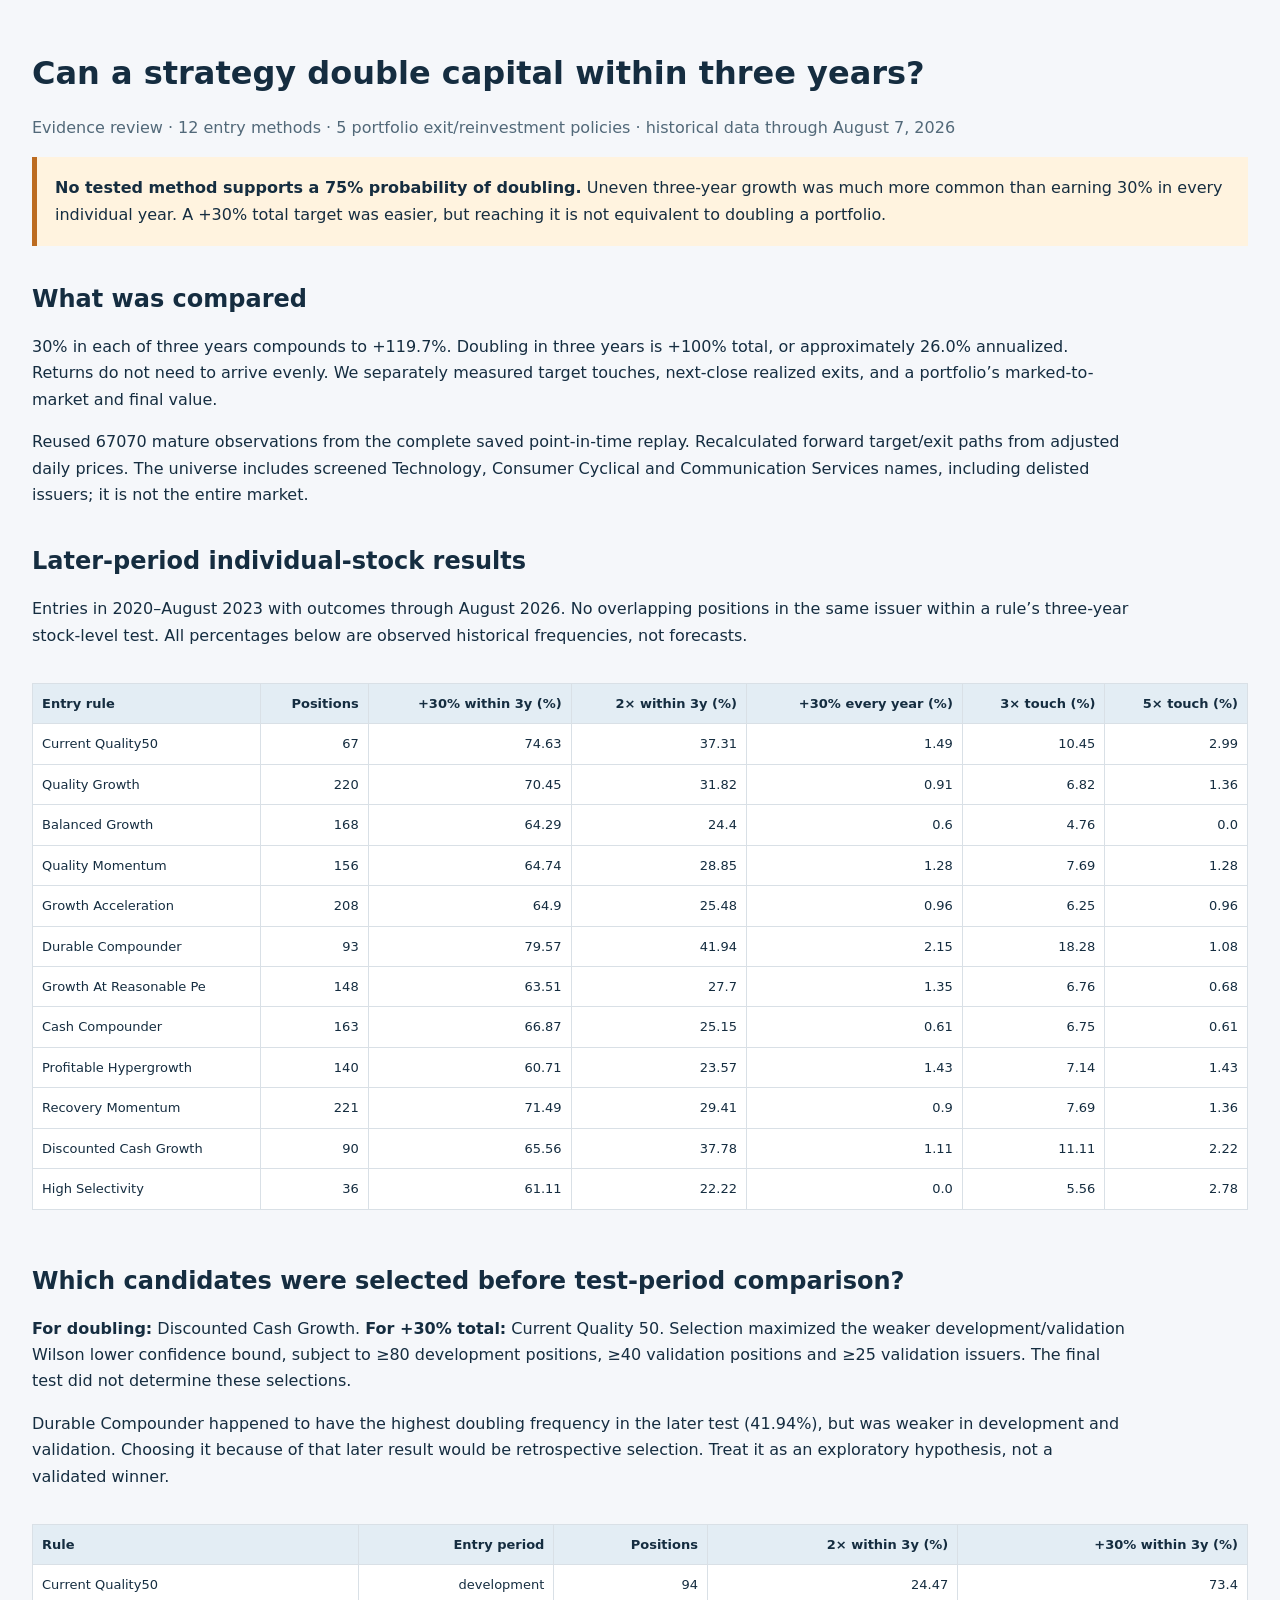
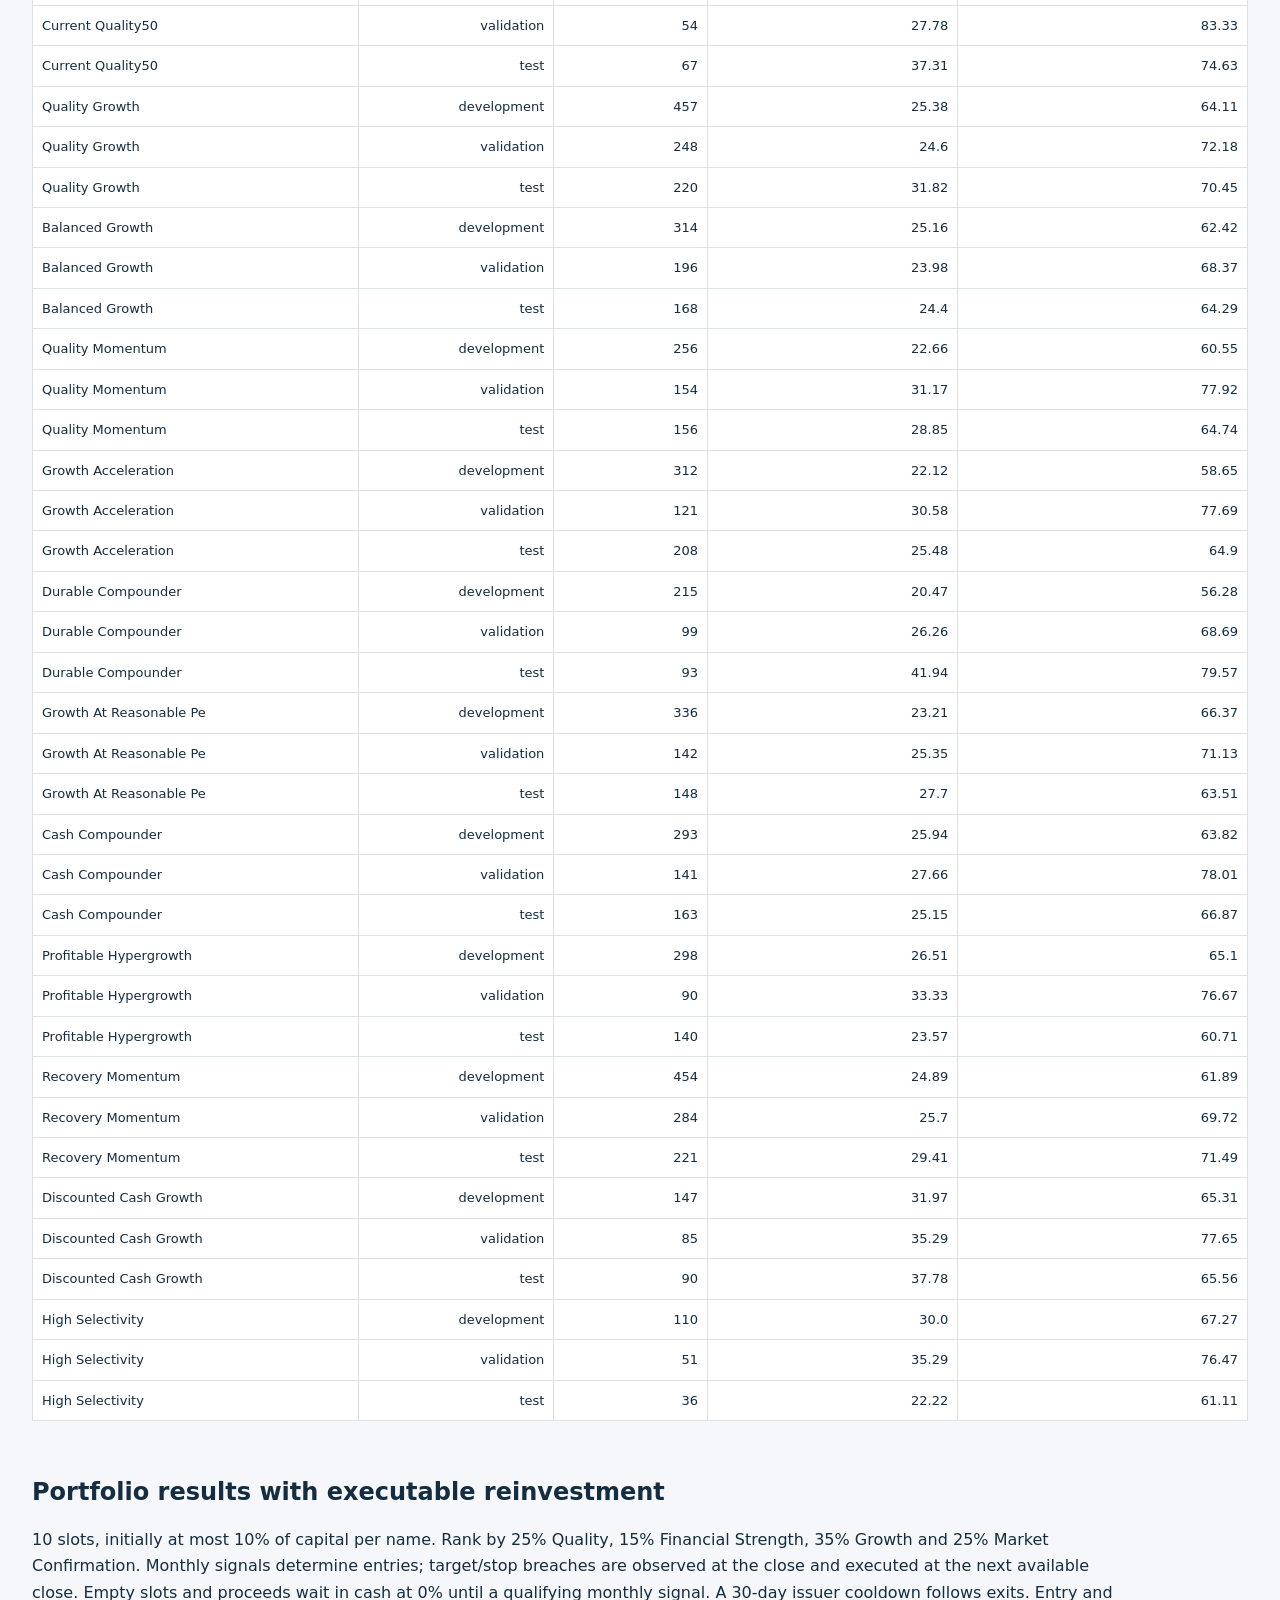
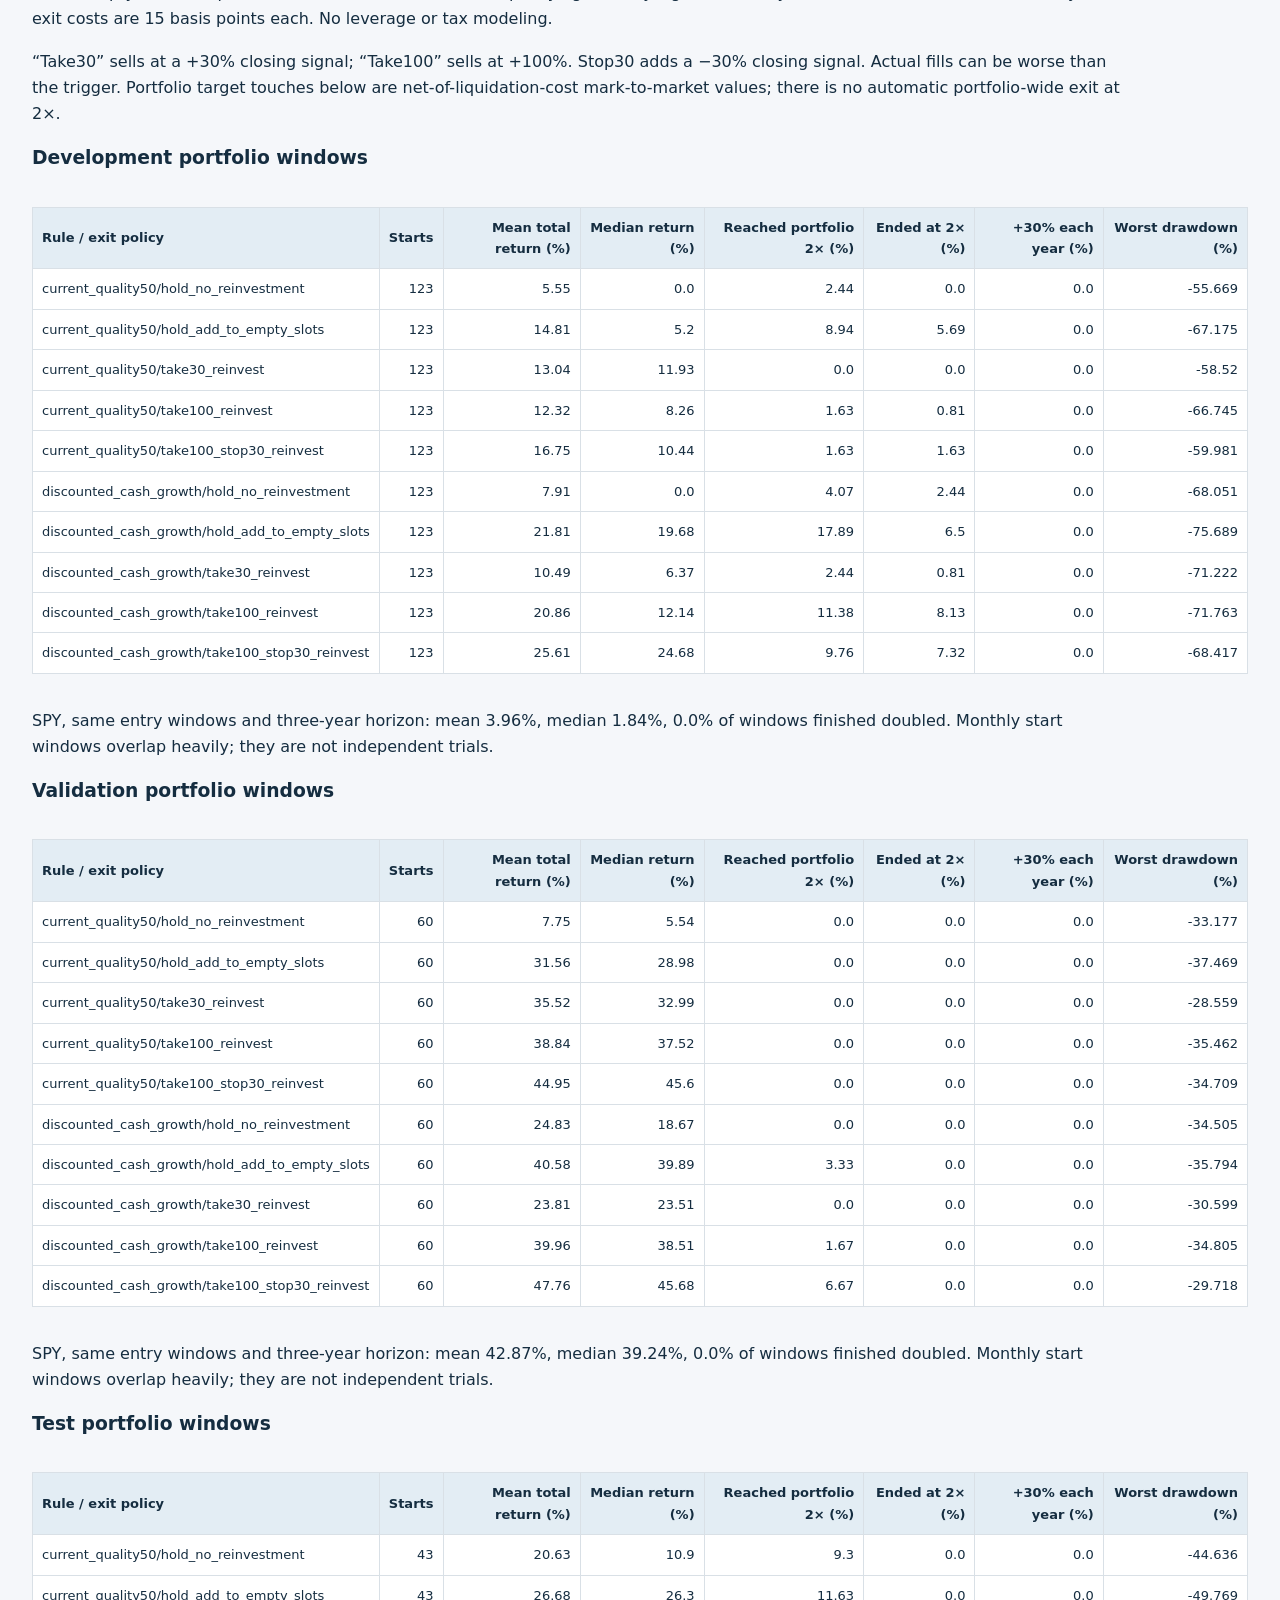
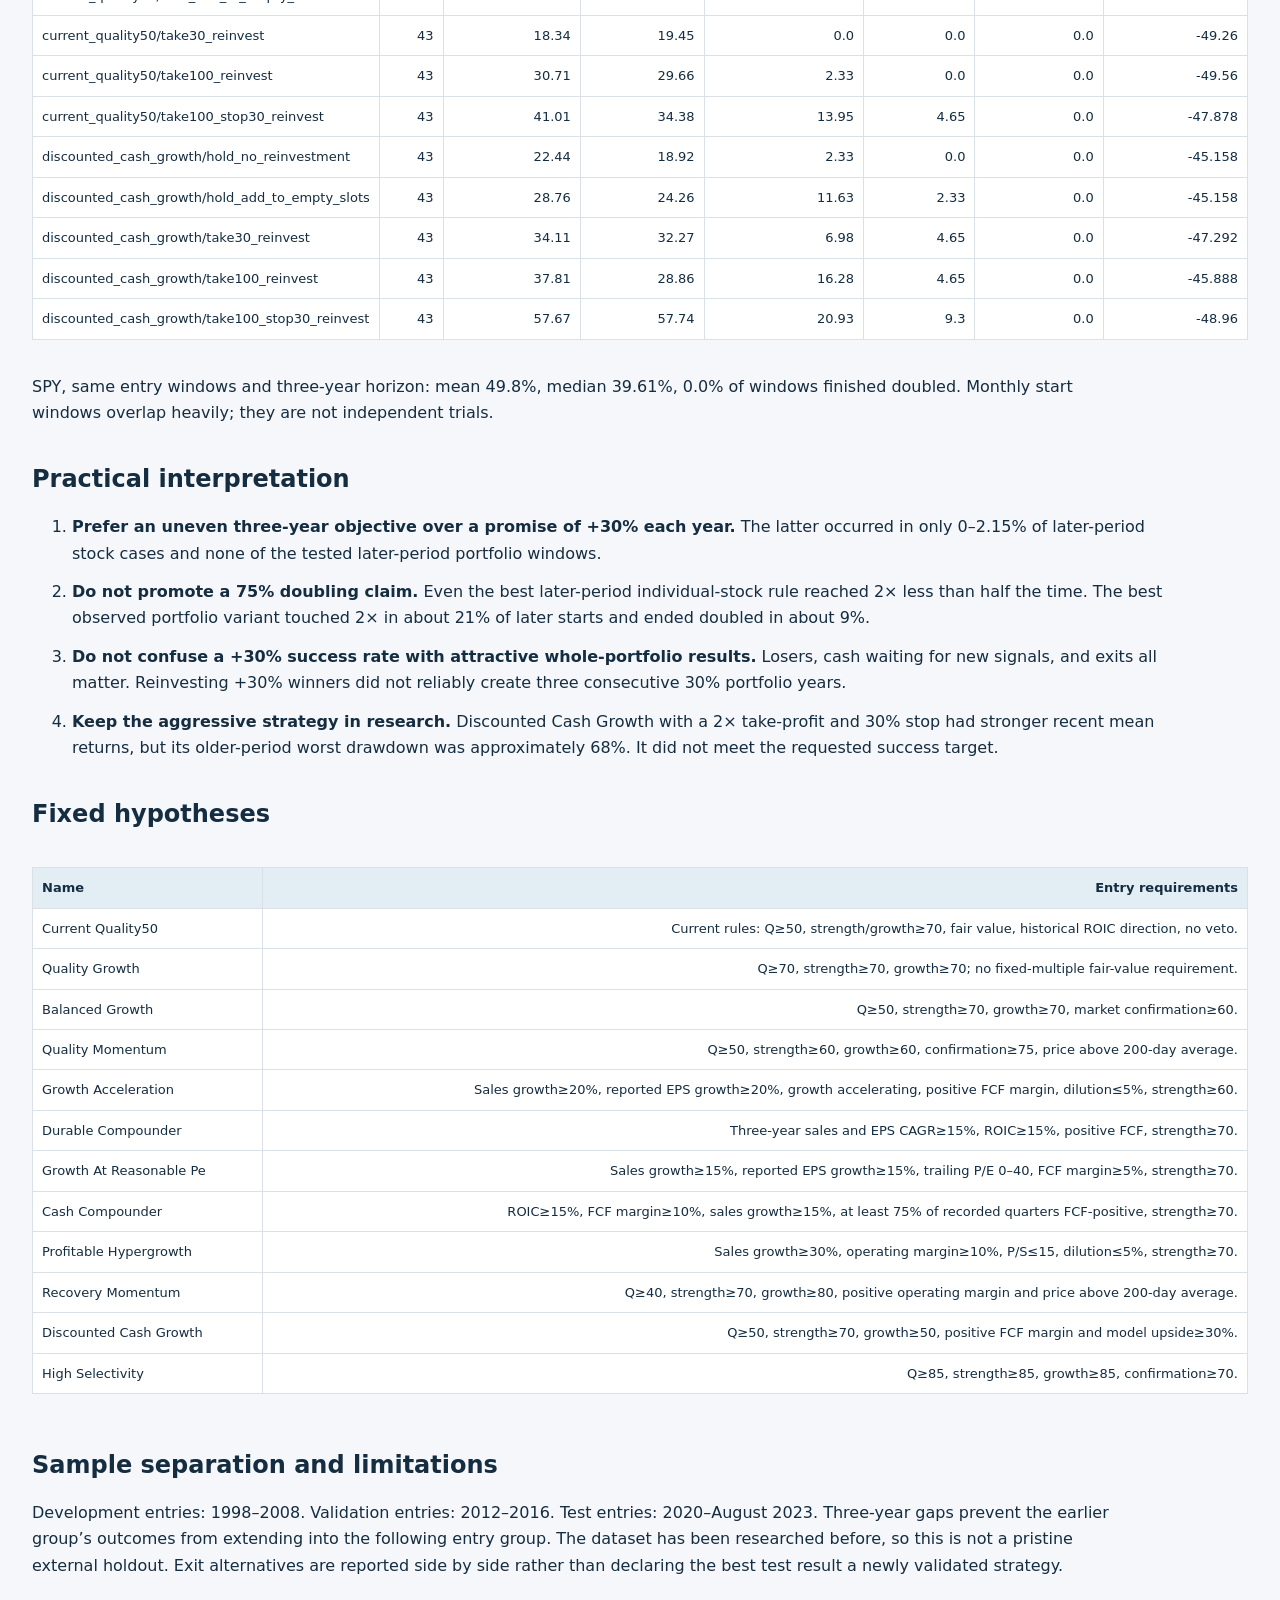
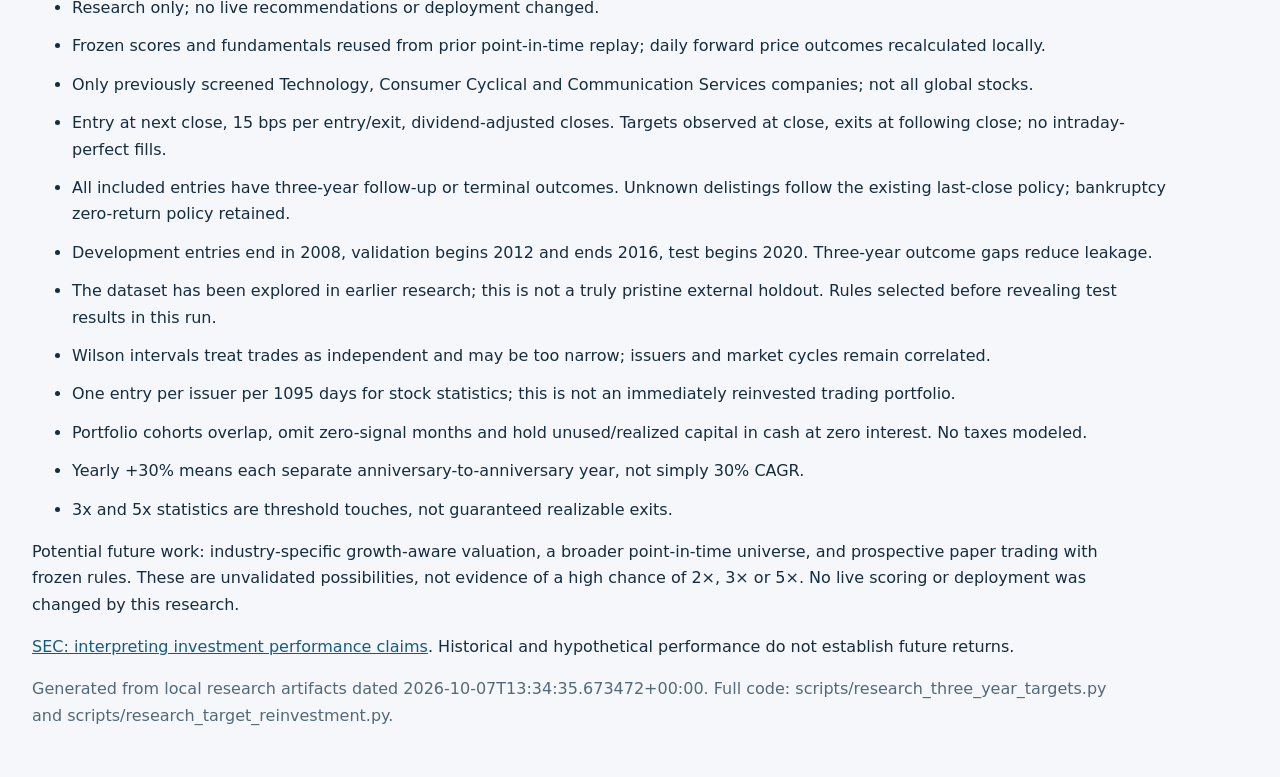
<file: docs/research/three-year-targets/three-year-strategy-comparison.html>
<!doctype html><html lang="en"><head><meta charset="utf-8"><meta name="viewport" content="width=device-width,initial-scale=1"><title>Three-year investment research</title><style>body{font:16px/1.65 system-ui;color:#152d40;background:#f5f7fa;max-width:1280px;margin:auto;padding:32px}h1,h2,h3{line-height:1.25}h2{margin-top:38px}.subtitle{color:#526979}.callout{border-left:5px solid #bc6b20;padding:18px;background:#fff3df}.scroll{overflow-x:auto}table{border-collapse:collapse;width:100%;font-size:13px;background:white;margin:18px 0}th,td{padding:9px;border:1px solid #d9e0e6;text-align:right}th{background:#e3edf4}th:first-child,td:first-child{text-align:left}p,li{max-width:1100px}li{margin:12px 0}a{color:#145a88}</style></head><body><h1>Can a strategy double capital within three years?</h1><p class="subtitle">Evidence review · 12 entry methods · 5 portfolio exit/reinvestment policies · historical data through August 7, 2026</p><div class="callout"><strong>No tested method supports a 75% probability of doubling.</strong> Uneven three-year growth was much more common than earning 30% in every individual year. A +30% total target was easier, but reaching it is not equivalent to doubling a portfolio.</div><h2>What was compared</h2><p>30% in each of three years compounds to +119.7%. Doubling in three years is +100% total, or approximately 26.0% annualized. Returns do not need to arrive evenly. We separately measured target touches, next-close realized exits, and a portfolio’s marked-to-market and final value.</p><p>Reused 67070 mature observations from the complete saved point-in-time replay. Recalculated forward target/exit paths from adjusted daily prices. The universe includes screened Technology, Consumer Cyclical and Communication Services names, including delisted issuers; it is not the entire market.</p><h2>Later-period individual-stock results</h2><p>Entries in 2020–August 2023 with outcomes through August 2026. No overlapping positions in the same issuer within a rule’s three-year stock-level test. All percentages below are observed historical frequencies, not forecasts.</p><div class="scroll"><table><thead><tr><th>Entry rule</th><th>Positions</th><th>+30% within 3y (%)</th><th>2× within 3y (%)</th><th>+30% every year (%)</th><th>3× touch (%)</th><th>5× touch (%)</th></tr></thead><tbody><tr><td>Current Quality50</td><td>67</td><td>74.63</td><td>37.31</td><td>1.49</td><td>10.45</td><td>2.99</td></tr><tr><td>Quality Growth</td><td>220</td><td>70.45</td><td>31.82</td><td>0.91</td><td>6.82</td><td>1.36</td></tr><tr><td>Balanced Growth</td><td>168</td><td>64.29</td><td>24.4</td><td>0.6</td><td>4.76</td><td>0.0</td></tr><tr><td>Quality Momentum</td><td>156</td><td>64.74</td><td>28.85</td><td>1.28</td><td>7.69</td><td>1.28</td></tr><tr><td>Growth Acceleration</td><td>208</td><td>64.9</td><td>25.48</td><td>0.96</td><td>6.25</td><td>0.96</td></tr><tr><td>Durable Compounder</td><td>93</td><td>79.57</td><td>41.94</td><td>2.15</td><td>18.28</td><td>1.08</td></tr><tr><td>Growth At Reasonable Pe</td><td>148</td><td>63.51</td><td>27.7</td><td>1.35</td><td>6.76</td><td>0.68</td></tr><tr><td>Cash Compounder</td><td>163</td><td>66.87</td><td>25.15</td><td>0.61</td><td>6.75</td><td>0.61</td></tr><tr><td>Profitable Hypergrowth</td><td>140</td><td>60.71</td><td>23.57</td><td>1.43</td><td>7.14</td><td>1.43</td></tr><tr><td>Recovery Momentum</td><td>221</td><td>71.49</td><td>29.41</td><td>0.9</td><td>7.69</td><td>1.36</td></tr><tr><td>Discounted Cash Growth</td><td>90</td><td>65.56</td><td>37.78</td><td>1.11</td><td>11.11</td><td>2.22</td></tr><tr><td>High Selectivity</td><td>36</td><td>61.11</td><td>22.22</td><td>0.0</td><td>5.56</td><td>2.78</td></tr></tbody></table></div><h2>Which candidates were selected before test-period comparison?</h2><p><strong>For doubling:</strong> Discounted Cash Growth. <strong>For +30% total:</strong> Current Quality 50. Selection maximized the weaker development/validation Wilson lower confidence bound, subject to ≥80 development positions, ≥40 validation positions and ≥25 validation issuers. The final test did not determine these selections.</p><p>Durable Compounder happened to have the highest doubling frequency in the later test (41.94%), but was weaker in development and validation. Choosing it because of that later result would be retrospective selection. Treat it as an exploratory hypothesis, not a validated winner.</p><div class="scroll"><table><thead><tr><th>Rule</th><th>Entry period</th><th>Positions</th><th>2× within 3y (%)</th><th>+30% within 3y (%)</th></tr></thead><tbody><tr><td>Current Quality50</td><td>development</td><td>94</td><td>24.47</td><td>73.4</td></tr><tr><td>Current Quality50</td><td>validation</td><td>54</td><td>27.78</td><td>83.33</td></tr><tr><td>Current Quality50</td><td>test</td><td>67</td><td>37.31</td><td>74.63</td></tr><tr><td>Quality Growth</td><td>development</td><td>457</td><td>25.38</td><td>64.11</td></tr><tr><td>Quality Growth</td><td>validation</td><td>248</td><td>24.6</td><td>72.18</td></tr><tr><td>Quality Growth</td><td>test</td><td>220</td><td>31.82</td><td>70.45</td></tr><tr><td>Balanced Growth</td><td>development</td><td>314</td><td>25.16</td><td>62.42</td></tr><tr><td>Balanced Growth</td><td>validation</td><td>196</td><td>23.98</td><td>68.37</td></tr><tr><td>Balanced Growth</td><td>test</td><td>168</td><td>24.4</td><td>64.29</td></tr><tr><td>Quality Momentum</td><td>development</td><td>256</td><td>22.66</td><td>60.55</td></tr><tr><td>Quality Momentum</td><td>validation</td><td>154</td><td>31.17</td><td>77.92</td></tr><tr><td>Quality Momentum</td><td>test</td><td>156</td><td>28.85</td><td>64.74</td></tr><tr><td>Growth Acceleration</td><td>development</td><td>312</td><td>22.12</td><td>58.65</td></tr><tr><td>Growth Acceleration</td><td>validation</td><td>121</td><td>30.58</td><td>77.69</td></tr><tr><td>Growth Acceleration</td><td>test</td><td>208</td><td>25.48</td><td>64.9</td></tr><tr><td>Durable Compounder</td><td>development</td><td>215</td><td>20.47</td><td>56.28</td></tr><tr><td>Durable Compounder</td><td>validation</td><td>99</td><td>26.26</td><td>68.69</td></tr><tr><td>Durable Compounder</td><td>test</td><td>93</td><td>41.94</td><td>79.57</td></tr><tr><td>Growth At Reasonable Pe</td><td>development</td><td>336</td><td>23.21</td><td>66.37</td></tr><tr><td>Growth At Reasonable Pe</td><td>validation</td><td>142</td><td>25.35</td><td>71.13</td></tr><tr><td>Growth At Reasonable Pe</td><td>test</td><td>148</td><td>27.7</td><td>63.51</td></tr><tr><td>Cash Compounder</td><td>development</td><td>293</td><td>25.94</td><td>63.82</td></tr><tr><td>Cash Compounder</td><td>validation</td><td>141</td><td>27.66</td><td>78.01</td></tr><tr><td>Cash Compounder</td><td>test</td><td>163</td><td>25.15</td><td>66.87</td></tr><tr><td>Profitable Hypergrowth</td><td>development</td><td>298</td><td>26.51</td><td>65.1</td></tr><tr><td>Profitable Hypergrowth</td><td>validation</td><td>90</td><td>33.33</td><td>76.67</td></tr><tr><td>Profitable Hypergrowth</td><td>test</td><td>140</td><td>23.57</td><td>60.71</td></tr><tr><td>Recovery Momentum</td><td>development</td><td>454</td><td>24.89</td><td>61.89</td></tr><tr><td>Recovery Momentum</td><td>validation</td><td>284</td><td>25.7</td><td>69.72</td></tr><tr><td>Recovery Momentum</td><td>test</td><td>221</td><td>29.41</td><td>71.49</td></tr><tr><td>Discounted Cash Growth</td><td>development</td><td>147</td><td>31.97</td><td>65.31</td></tr><tr><td>Discounted Cash Growth</td><td>validation</td><td>85</td><td>35.29</td><td>77.65</td></tr><tr><td>Discounted Cash Growth</td><td>test</td><td>90</td><td>37.78</td><td>65.56</td></tr><tr><td>High Selectivity</td><td>development</td><td>110</td><td>30.0</td><td>67.27</td></tr><tr><td>High Selectivity</td><td>validation</td><td>51</td><td>35.29</td><td>76.47</td></tr><tr><td>High Selectivity</td><td>test</td><td>36</td><td>22.22</td><td>61.11</td></tr></tbody></table></div><h2>Portfolio results with executable reinvestment</h2><p>10 slots, initially at most 10% of capital per name. Rank by 25% Quality, 15% Financial Strength, 35% Growth and 25% Market Confirmation. Monthly signals determine entries; target/stop breaches are observed at the close and executed at the next available close. Empty slots and proceeds wait in cash at 0% until a qualifying monthly signal. A 30-day issuer cooldown follows exits. Entry and exit costs are 15 basis points each. No leverage or tax modeling.</p><p>“Take30” sells at a +30% closing signal; “Take100” sells at +100%. Stop30 adds a −30% closing signal. Actual fills can be worse than the trigger. Portfolio target touches below are net-of-liquidation-cost mark-to-market values; there is no automatic portfolio-wide exit at 2×.</p><h3>Development portfolio windows</h3><div class="scroll"><table><thead><tr><th>Rule / exit policy</th><th>Starts</th><th>Mean total return (%)</th><th>Median return (%)</th><th>Reached portfolio 2× (%)</th><th>Ended at 2× (%)</th><th>+30% each year (%)</th><th>Worst drawdown (%)</th></tr></thead><tbody><tr><td>current_quality50/hold_no_reinvestment</td><td>123</td><td>5.55</td><td>0.0</td><td>2.44</td><td>0.0</td><td>0.0</td><td>-55.669</td></tr><tr><td>current_quality50/hold_add_to_empty_slots</td><td>123</td><td>14.81</td><td>5.2</td><td>8.94</td><td>5.69</td><td>0.0</td><td>-67.175</td></tr><tr><td>current_quality50/take30_reinvest</td><td>123</td><td>13.04</td><td>11.93</td><td>0.0</td><td>0.0</td><td>0.0</td><td>-58.52</td></tr><tr><td>current_quality50/take100_reinvest</td><td>123</td><td>12.32</td><td>8.26</td><td>1.63</td><td>0.81</td><td>0.0</td><td>-66.745</td></tr><tr><td>current_quality50/take100_stop30_reinvest</td><td>123</td><td>16.75</td><td>10.44</td><td>1.63</td><td>1.63</td><td>0.0</td><td>-59.981</td></tr><tr><td>discounted_cash_growth/hold_no_reinvestment</td><td>123</td><td>7.91</td><td>0.0</td><td>4.07</td><td>2.44</td><td>0.0</td><td>-68.051</td></tr><tr><td>discounted_cash_growth/hold_add_to_empty_slots</td><td>123</td><td>21.81</td><td>19.68</td><td>17.89</td><td>6.5</td><td>0.0</td><td>-75.689</td></tr><tr><td>discounted_cash_growth/take30_reinvest</td><td>123</td><td>10.49</td><td>6.37</td><td>2.44</td><td>0.81</td><td>0.0</td><td>-71.222</td></tr><tr><td>discounted_cash_growth/take100_reinvest</td><td>123</td><td>20.86</td><td>12.14</td><td>11.38</td><td>8.13</td><td>0.0</td><td>-71.763</td></tr><tr><td>discounted_cash_growth/take100_stop30_reinvest</td><td>123</td><td>25.61</td><td>24.68</td><td>9.76</td><td>7.32</td><td>0.0</td><td>-68.417</td></tr></tbody></table></div><p>SPY, same entry windows and three-year horizon: mean 3.96%, median 1.84%, 0.0% of windows finished doubled. Monthly start windows overlap heavily; they are not independent trials.</p><h3>Validation portfolio windows</h3><div class="scroll"><table><thead><tr><th>Rule / exit policy</th><th>Starts</th><th>Mean total return (%)</th><th>Median return (%)</th><th>Reached portfolio 2× (%)</th><th>Ended at 2× (%)</th><th>+30% each year (%)</th><th>Worst drawdown (%)</th></tr></thead><tbody><tr><td>current_quality50/hold_no_reinvestment</td><td>60</td><td>7.75</td><td>5.54</td><td>0.0</td><td>0.0</td><td>0.0</td><td>-33.177</td></tr><tr><td>current_quality50/hold_add_to_empty_slots</td><td>60</td><td>31.56</td><td>28.98</td><td>0.0</td><td>0.0</td><td>0.0</td><td>-37.469</td></tr><tr><td>current_quality50/take30_reinvest</td><td>60</td><td>35.52</td><td>32.99</td><td>0.0</td><td>0.0</td><td>0.0</td><td>-28.559</td></tr><tr><td>current_quality50/take100_reinvest</td><td>60</td><td>38.84</td><td>37.52</td><td>0.0</td><td>0.0</td><td>0.0</td><td>-35.462</td></tr><tr><td>current_quality50/take100_stop30_reinvest</td><td>60</td><td>44.95</td><td>45.6</td><td>0.0</td><td>0.0</td><td>0.0</td><td>-34.709</td></tr><tr><td>discounted_cash_growth/hold_no_reinvestment</td><td>60</td><td>24.83</td><td>18.67</td><td>0.0</td><td>0.0</td><td>0.0</td><td>-34.505</td></tr><tr><td>discounted_cash_growth/hold_add_to_empty_slots</td><td>60</td><td>40.58</td><td>39.89</td><td>3.33</td><td>0.0</td><td>0.0</td><td>-35.794</td></tr><tr><td>discounted_cash_growth/take30_reinvest</td><td>60</td><td>23.81</td><td>23.51</td><td>0.0</td><td>0.0</td><td>0.0</td><td>-30.599</td></tr><tr><td>discounted_cash_growth/take100_reinvest</td><td>60</td><td>39.96</td><td>38.51</td><td>1.67</td><td>0.0</td><td>0.0</td><td>-34.805</td></tr><tr><td>discounted_cash_growth/take100_stop30_reinvest</td><td>60</td><td>47.76</td><td>45.68</td><td>6.67</td><td>0.0</td><td>0.0</td><td>-29.718</td></tr></tbody></table></div><p>SPY, same entry windows and three-year horizon: mean 42.87%, median 39.24%, 0.0% of windows finished doubled. Monthly start windows overlap heavily; they are not independent trials.</p><h3>Test portfolio windows</h3><div class="scroll"><table><thead><tr><th>Rule / exit policy</th><th>Starts</th><th>Mean total return (%)</th><th>Median return (%)</th><th>Reached portfolio 2× (%)</th><th>Ended at 2× (%)</th><th>+30% each year (%)</th><th>Worst drawdown (%)</th></tr></thead><tbody><tr><td>current_quality50/hold_no_reinvestment</td><td>43</td><td>20.63</td><td>10.9</td><td>9.3</td><td>0.0</td><td>0.0</td><td>-44.636</td></tr><tr><td>current_quality50/hold_add_to_empty_slots</td><td>43</td><td>26.68</td><td>26.3</td><td>11.63</td><td>0.0</td><td>0.0</td><td>-49.769</td></tr><tr><td>current_quality50/take30_reinvest</td><td>43</td><td>18.34</td><td>19.45</td><td>0.0</td><td>0.0</td><td>0.0</td><td>-49.26</td></tr><tr><td>current_quality50/take100_reinvest</td><td>43</td><td>30.71</td><td>29.66</td><td>2.33</td><td>0.0</td><td>0.0</td><td>-49.56</td></tr><tr><td>current_quality50/take100_stop30_reinvest</td><td>43</td><td>41.01</td><td>34.38</td><td>13.95</td><td>4.65</td><td>0.0</td><td>-47.878</td></tr><tr><td>discounted_cash_growth/hold_no_reinvestment</td><td>43</td><td>22.44</td><td>18.92</td><td>2.33</td><td>0.0</td><td>0.0</td><td>-45.158</td></tr><tr><td>discounted_cash_growth/hold_add_to_empty_slots</td><td>43</td><td>28.76</td><td>24.26</td><td>11.63</td><td>2.33</td><td>0.0</td><td>-45.158</td></tr><tr><td>discounted_cash_growth/take30_reinvest</td><td>43</td><td>34.11</td><td>32.27</td><td>6.98</td><td>4.65</td><td>0.0</td><td>-47.292</td></tr><tr><td>discounted_cash_growth/take100_reinvest</td><td>43</td><td>37.81</td><td>28.86</td><td>16.28</td><td>4.65</td><td>0.0</td><td>-45.888</td></tr><tr><td>discounted_cash_growth/take100_stop30_reinvest</td><td>43</td><td>57.67</td><td>57.74</td><td>20.93</td><td>9.3</td><td>0.0</td><td>-48.96</td></tr></tbody></table></div><p>SPY, same entry windows and three-year horizon: mean 49.8%, median 39.61%, 0.0% of windows finished doubled. Monthly start windows overlap heavily; they are not independent trials.</p><h2>Practical interpretation</h2><ol><li><b>Prefer an uneven three-year objective over a promise of +30% each year.</b> The latter occurred in only 0–2.15% of later-period stock cases and none of the tested later-period portfolio windows.</li><li><b>Do not promote a 75% doubling claim.</b> Even the best later-period individual-stock rule reached 2× less than half the time. The best observed portfolio variant touched 2× in about 21% of later starts and ended doubled in about 9%.</li><li><b>Do not confuse a +30% success rate with attractive whole-portfolio results.</b> Losers, cash waiting for new signals, and exits all matter. Reinvesting +30% winners did not reliably create three consecutive 30% portfolio years.</li><li><b>Keep the aggressive strategy in research.</b> Discounted Cash Growth with a 2× take-profit and 30% stop had stronger recent mean returns, but its older-period worst drawdown was approximately 68%. It did not meet the requested success target.</li></ol><h2>Fixed hypotheses</h2><div class="scroll"><table><thead><tr><th>Name</th><th>Entry requirements</th></tr></thead><tbody><tr><td>Current Quality50</td><td>Current rules: Q≥50, strength/growth≥70, fair value, historical ROIC direction, no veto.</td></tr><tr><td>Quality Growth</td><td>Q≥70, strength≥70, growth≥70; no fixed-multiple fair-value requirement.</td></tr><tr><td>Balanced Growth</td><td>Q≥50, strength≥70, growth≥70, market confirmation≥60.</td></tr><tr><td>Quality Momentum</td><td>Q≥50, strength≥60, growth≥60, confirmation≥75, price above 200-day average.</td></tr><tr><td>Growth Acceleration</td><td>Sales growth≥20%, reported EPS growth≥20%, growth accelerating, positive FCF margin, dilution≤5%, strength≥60.</td></tr><tr><td>Durable Compounder</td><td>Three-year sales and EPS CAGR≥15%, ROIC≥15%, positive FCF, strength≥70.</td></tr><tr><td>Growth At Reasonable Pe</td><td>Sales growth≥15%, reported EPS growth≥15%, trailing P/E 0–40, FCF margin≥5%, strength≥70.</td></tr><tr><td>Cash Compounder</td><td>ROIC≥15%, FCF margin≥10%, sales growth≥15%, at least 75% of recorded quarters FCF-positive, strength≥70.</td></tr><tr><td>Profitable Hypergrowth</td><td>Sales growth≥30%, operating margin≥10%, P/S≤15, dilution≤5%, strength≥70.</td></tr><tr><td>Recovery Momentum</td><td>Q≥40, strength≥70, growth≥80, positive operating margin and price above 200-day average.</td></tr><tr><td>Discounted Cash Growth</td><td>Q≥50, strength≥70, growth≥50, positive FCF margin and model upside≥30%.</td></tr><tr><td>High Selectivity</td><td>Q≥85, strength≥85, growth≥85, confirmation≥70.</td></tr></tbody></table></div><h2>Sample separation and limitations</h2><p>Development entries: 1998–2008. Validation entries: 2012–2016. Test entries: 2020–August 2023. Three-year gaps prevent the earlier group’s outcomes from extending into the following entry group. The dataset has been researched before, so this is not a pristine external holdout. Exit alternatives are reported side by side rather than declaring the best test result a newly validated strategy.</p><ul><li>Research only; no live recommendations or deployment changed.</li><li>Frozen scores and fundamentals reused from prior point-in-time replay; daily forward price outcomes recalculated locally.</li><li>Only previously screened Technology, Consumer Cyclical and Communication Services companies; not all global stocks.</li><li>Entry at next close, 15 bps per entry/exit, dividend-adjusted closes. Targets observed at close, exits at following close; no intraday-perfect fills.</li><li>All included entries have three-year follow-up or terminal outcomes. Unknown delistings follow the existing last-close policy; bankruptcy zero-return policy retained.</li><li>Development entries end in 2008, validation begins 2012 and ends 2016, test begins 2020. Three-year outcome gaps reduce leakage.</li><li>The dataset has been explored in earlier research; this is not a truly pristine external holdout. Rules selected before revealing test results in this run.</li><li>Wilson intervals treat trades as independent and may be too narrow; issuers and market cycles remain correlated.</li><li>One entry per issuer per 1095 days for stock statistics; this is not an immediately reinvested trading portfolio.</li><li>Portfolio cohorts overlap, omit zero-signal months and hold unused/realized capital in cash at zero interest. No taxes modeled.</li><li>Yearly +30% means each separate anniversary-to-anniversary year, not simply 30% CAGR.</li><li>3x and 5x statistics are threshold touches, not guaranteed realizable exits.</li></ul><p>Potential future work: industry-specific growth-aware valuation, a broader point-in-time universe, and prospective paper trading with frozen rules. These are unvalidated possibilities, not evidence of a high chance of 2×, 3× or 5×. No live scoring or deployment was changed by this research.</p><p><a href="https://www.investor.gov/introduction-investing/general-resources/news-alerts/alerts-bulletins/investor-bulletins-47">SEC: interpreting investment performance claims</a>. Historical and hypothetical performance do not establish future returns.</p><p class="subtitle">Generated from local research artifacts dated 2026-10-07T13:34:35.673472+00:00. Full code: scripts/research_three_year_targets.py and scripts/research_target_reinvestment.py.</p></body></html>
</file>
